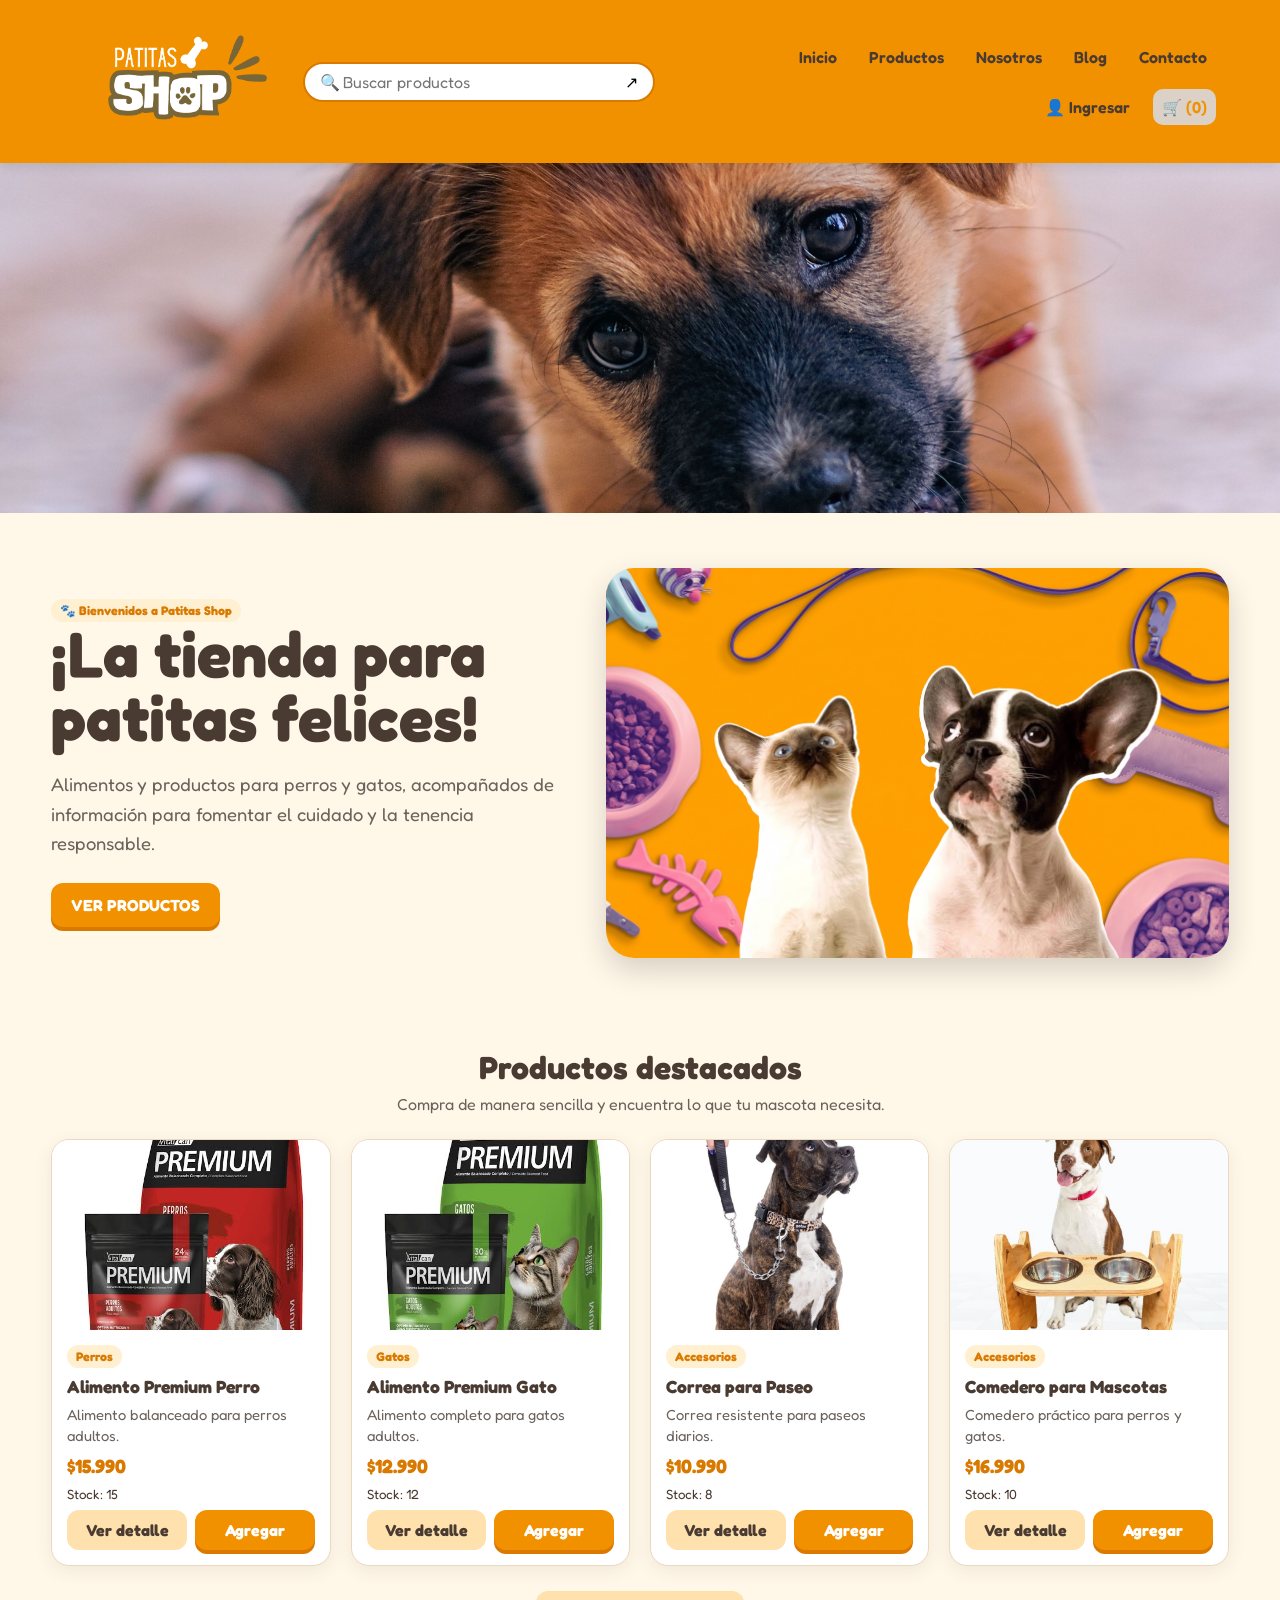
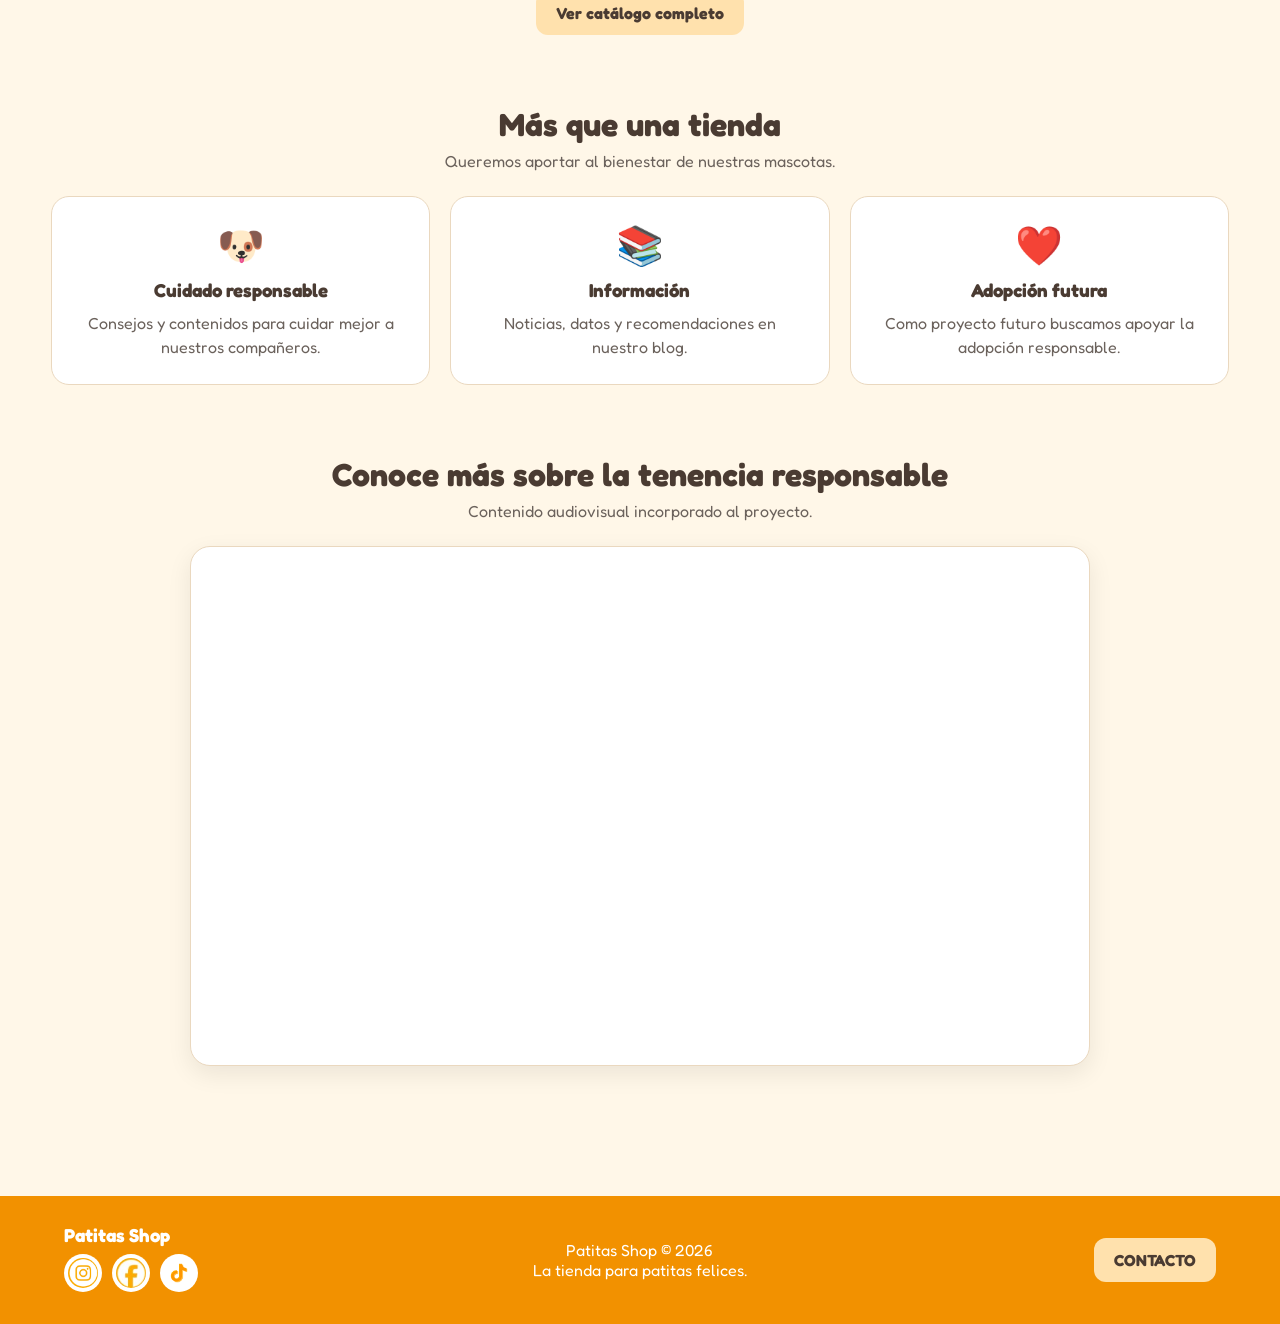
<file: index.html>
<!DOCTYPE html>
<html lang="es">
<head>
  <meta charset="UTF-8">
  <meta name="viewport" content="width=device-width, initial-scale=1.0">
  <meta name="description" content="Patitas Shop: alimentos y productos para perros y gatos.">
  <title>Patitas Shop | Inicio</title>
  <link rel="stylesheet" href="css/estilos.css">
  <link href="https://fonts.googleapis.com/css2?family=Fredoka:wght@500;600;700&display=swap" rel="stylesheet">
</head>
<body>
<header class="navbar">
  <a href="index.html" aria-label="Ir al inicio"><img src="img/patitashop2.png" alt="Logo Patitas Shop" class="logo-img"></a>
  <div class="search-bar"><span class="search-icon">🔍</span><input id="busqueda-home" type="search" placeholder="Buscar productos" aria-label="Buscar productos"><button class="clear-btn" type="button" onclick="location.href='productos.html'">↗</button></div>
  <nav class="nav-links" aria-label="Navegación principal"><a href="index.html">Inicio</a><a href="productos.html">Productos</a><a href="nosotros.html">Nosotros</a><a href="blogs.html">Blog</a><a href="contacto.html">Contacto</a><a href="login.html">👤 Ingresar</a><a class="cart-link" href="carrito.html">🛒 (<span class="cart-count">0</span>)</a></nav>
</header>
<section class="banner">
    <img id="imagen-central"
         src="img/banner-perritos.jpg"
         alt="Productos para mascotas">
</section>
<main>
<section class="hero">
  <div class="hero-text">
    <span class="category-tag">🐾 Bienvenidos a Patitas Shop</span>
    <h1>¡La tienda para patitas felices!</h1>
    <p>Alimentos y productos para perros y gatos, acompañados de información para fomentar el cuidado y la tenencia responsable.</p>
    <a class="btn btn-orange" href="productos.html">VER PRODUCTOS</a>
  </div>
  <div class="hero-image">
    <img src="img/shopproduct.jpg" alt="Perros, gatos y productos para mascotas">
  </div>
</section>
<section class="section">
  <div class="section-title">
    <h2>Productos destacados</h2>
    <p>Compra de manera sencilla y encuentra lo que tu mascota necesita.</p>
  </div>
  <div id="productos-container" class="products-grid"></div>
  <div style="text-align:center;margin-top:25px">
    <a class="btn btn-light" href="productos.html">Ver catálogo completo</a>
  </div>
</section>
<section class="section">
  <div class="section-title">
    <h2>Más que una tienda</h2>
    <p>Queremos aportar al bienestar de nuestras mascotas.</p>
  </div>
  <div class="info-grid">
    <article class="info-card">
      <div class="icon-big">🐶</div>
      <h3>Cuidado responsable</h3>
      <p>Consejos y contenidos para cuidar mejor a nuestros compañeros.</p>
    </article>
    <article class="info-card">
      <div class="icon-big">📚</div>
      <h3>Información</h3>
      <p>Noticias, datos y recomendaciones en nuestro blog.</p>
    </article>
    <article class="info-card">
      <div class="icon-big">❤️</div>
      <h3>Adopción futura</h3>
      <p>Como proyecto futuro buscamos apoyar la adopción responsable.</p>
    </article>
  </div>

</section>

<section class="section">

  <div class="section-title">
    <h2>Conoce más sobre la tenencia responsable</h2>
    <p>Contenido audiovisual incorporado al proyecto.</p>
  </div>

  <div class="video-box">
    <iframe
        src="https://www.youtube.com/embed/sRyaQgwPR4k"
        title="Tenencia responsable de mascotas y salud"
        allow="accelerometer; autoplay; clipboard-write; encrypted-media; gyroscope; picture-in-picture; web-share"
        allowfullscreen>
    </iframe>
  </div>

</section>

</main>

<footer class="footer">
  <div><h3>Patitas Shop</h3>
    <div class="social-icons">
      <a href="https://www.instagram.com/" target="_blank" rel="noopener">
        <img src="img/logoinsta.jpg" alt="Instagram"></a>
        <a href="https://www.facebook.com/" target="_blank" rel="noopener">
        <img src="img/logoface.jpg" alt="Facebook"></a>
        <a href="https://www.tiktok.com/" target="_blank" rel="noopener">
        <img src="img/logotiktok.png" alt="TikTok"></a>
      </div>
    </div>
        <div class="footer-center">
          <p>Patitas Shop © 2026</p>
          <p>La tienda para patitas felices.</p>
        </div>
        <div class="footer-right">
          <a class="btn btn-light" href="contacto.html">CONTACTO</a>
        </div>
      </footer>
<script src="js/app.js"></script>
</body>
</html>
</file>
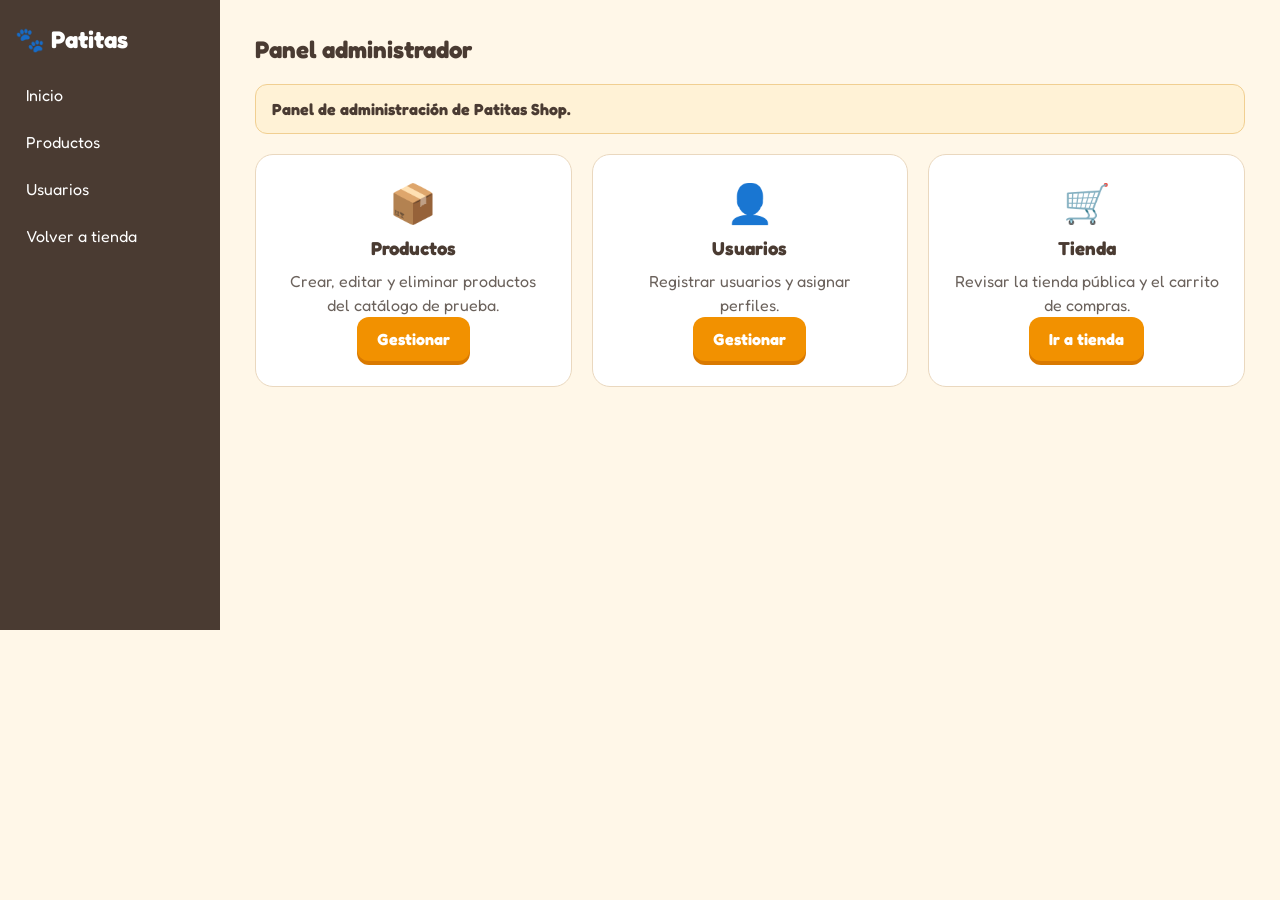
<file: admin/index.html>
<!DOCTYPE html>
<html lang="es">
    <head>
        <meta charset="UTF-8">
        <meta name="viewport" content="width=device-width, initial-scale=1.0">
        <title>Patitas Shop | Administrador</title>
        <link rel="stylesheet" href="../css/estilos.css">
        <link href="https://fonts.googleapis.com/css2?family=Fredoka:wght@500;600;700&display=swap" rel="stylesheet">
    </head>
    <body>
        <div class="admin-layout">
            <aside class="admin-menu">
                <h2>🐾 Patitas</h2>
                <a href="index.html">Inicio</a>
                <a href="producto.html">Productos</a>
                <a href="usuario.html">Usuarios</a>
                <a href="../index.html">Volver a tienda</a>
            </aside>
            <section class="admin-content">
                <h1>Panel administrador</h1>
                <div class="notice" style="margin-top:20px">
                    <strong>Panel de administración de Patitas Shop.</strong>                </div>
                <div class="info-grid">
                    <article class="info-card">
                        <div class="icon-big">📦</div>
                        <h3>Productos</h3>
                        <p>Crear, editar y eliminar productos del catálogo de prueba.</p>
                        <a class="btn btn-orange" href="producto.html">Gestionar</a>
                    </article>
                    <article class="info-card">
                        <div class="icon-big">👤</div>
                        <h3>Usuarios</h3>
                        <p>Registrar usuarios y asignar perfiles.</p>
                        <a class="btn btn-orange" href="usuario.html">Gestionar</a>
                    </article>
                    <article class="info-card">
                        <div class="icon-big">🛒</div>
                        <h3>Tienda</h3>
                        <p>Revisar la tienda pública y el carrito de compras.</p>
                        <a class="btn btn-orange" href="../index.html">Ir a tienda</a>
                    </article>
                </div>
            </section>
        </div>
        <script src="../js/app.js"></script>
    </body>
</html>
</file>
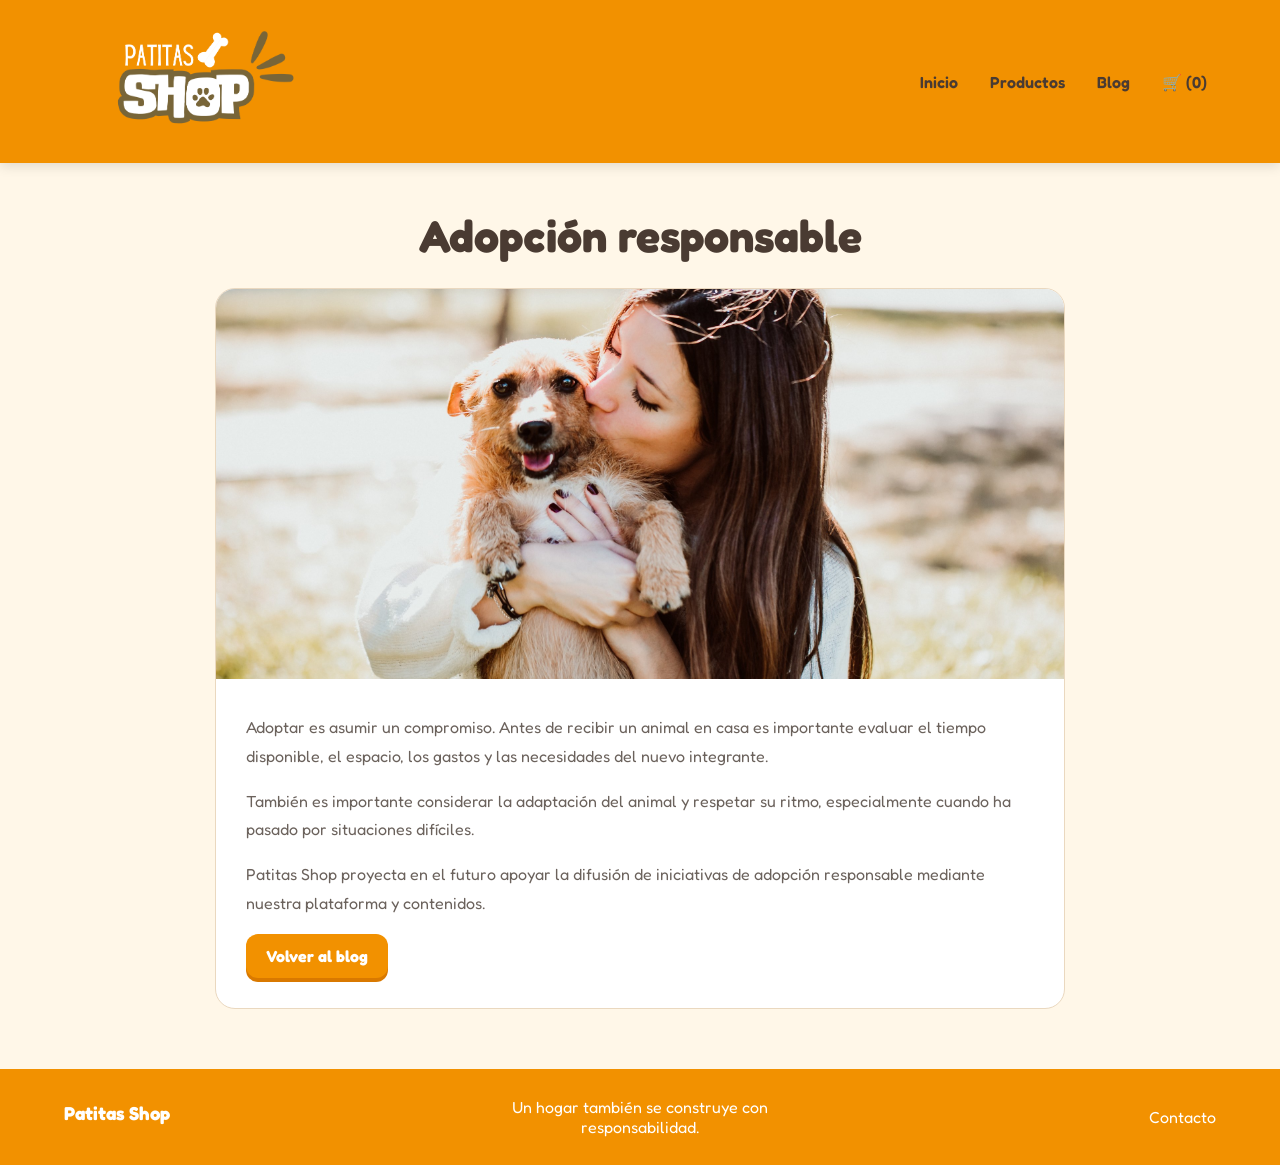
<file: blog-adopcion.html>
<!DOCTYPE html>
<html lang="es">
    <head><meta charset="UTF-8">
        <meta name="viewport" content="width=device-width, initial-scale=1.0">
        <title>Patitas Shop | Adopción responsable</title>
        <link rel="stylesheet" href="css/estilos.css">
        <link href="https://fonts.googleapis.com/css2?family=Fredoka:wght@500;600;700&display=swap" rel="stylesheet">
    </head>
    <body>
        <header class="navbar">
            <a href="index.html">
                <img src="img/patitashop2.png" alt="Patitas Shop" class="logo-img">
            </a>
            <nav class="nav-links">
                <a href="index.html">Inicio</a>
                <a href="productos.html">Productos</a>
                <a href="blogs.html">Blog</a>
                <a href="carrito.html">🛒 (<span class="cart-count">0</span>)</a>
            </nav>
        </header>
        <main>
            <section class="page-header">
                <h1>Adopción responsable</h1>
            </section>
            <article class="detail-blog">
                <img src="img/adopcion-responsable.jpeg" alt="Perro">
                <div class="detail-blog-content">
                    <p>Adoptar es asumir un compromiso. Antes de recibir un animal en casa es importante evaluar el tiempo disponible, el espacio, los gastos y las necesidades del nuevo integrante.</p>
                    <p>También es importante considerar la adaptación del animal y respetar su ritmo, especialmente cuando ha pasado por situaciones difíciles.</p>
                    <p>Patitas Shop proyecta en el futuro apoyar la difusión de iniciativas de adopción responsable mediante nuestra plataforma y contenidos.</p>
                    <a class="btn btn-orange" href="blogs.html">Volver al blog</a>
                </div>
            </article>
        </main>
        <footer class="footer">
            <div>
                <h3>Patitas Shop</h3>
            </div>
            <div class="footer-center">
                Un hogar también se construye con responsabilidad.
            </div>
            <div class="footer-right">
                <a href="contacto.html">Contacto</a>
            </div>
        </footer>
        <script src="js/app.js"></script>
    </body>
</html>
</file>
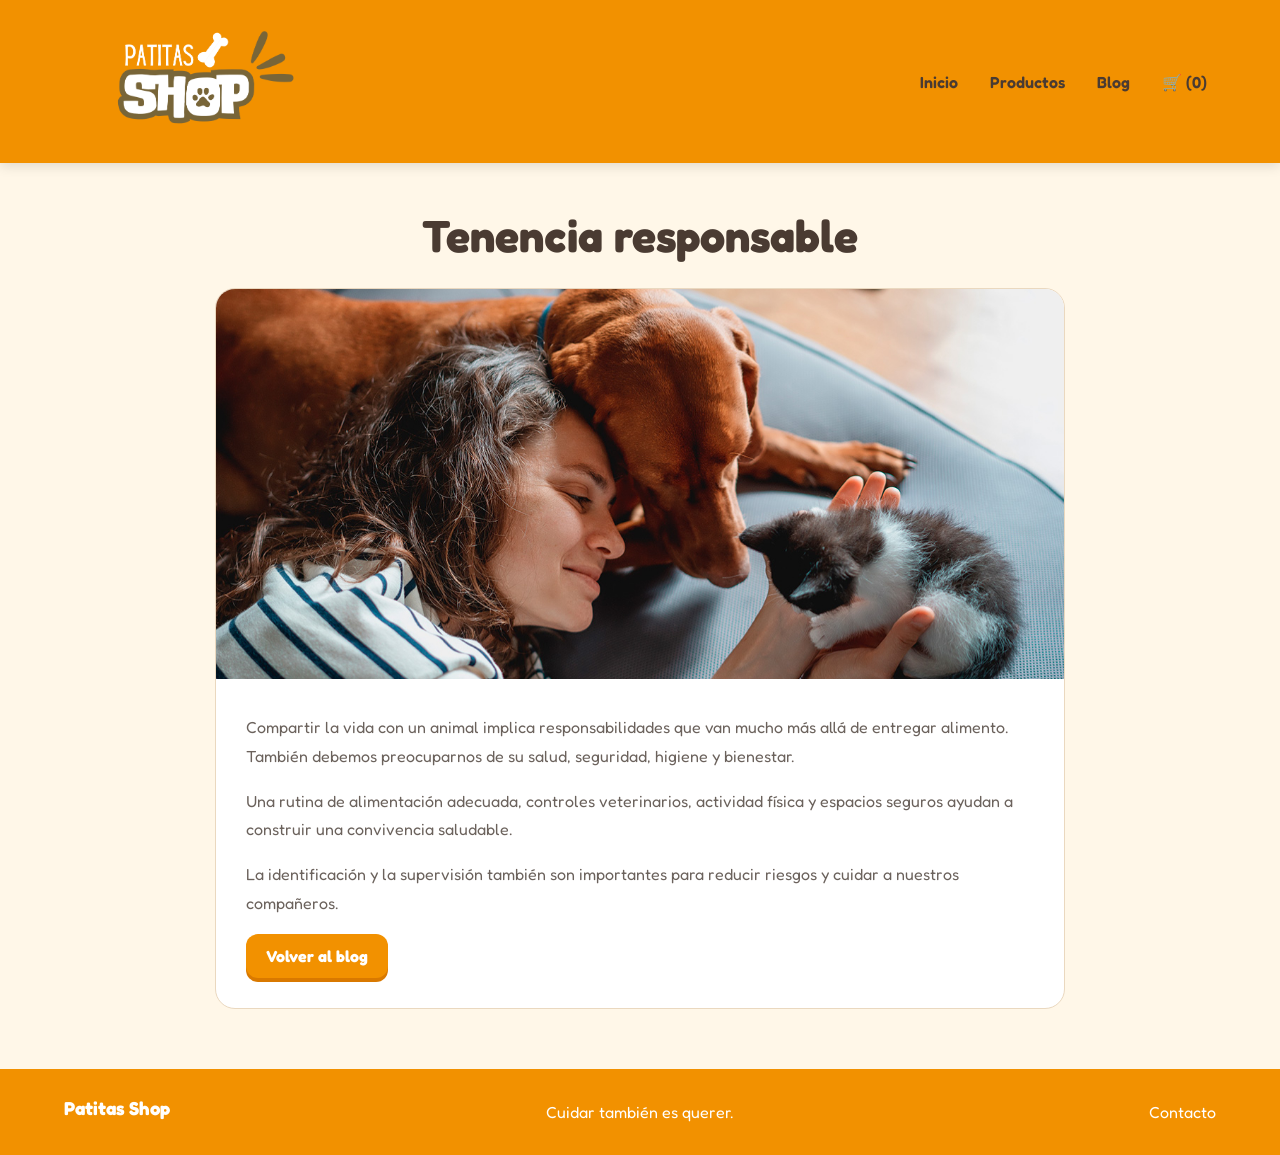
<file: blog-tenencia.html>
<!DOCTYPE html>
<html lang="es">
    <head>
        <meta charset="UTF-8">
        <meta name="viewport" content="width=device-width, initial-scale=1.0">
        <title>Patitas Shop | Tenencia responsable</title>
        <link rel="stylesheet" href="css/estilos.css">
        <link href="https://fonts.googleapis.com/css2?family=Fredoka:wght@500;600;700&display=swap" rel="stylesheet">
    </head>
    <body>
        <header class="navbar">
            <a href="index.html">
                <img src="img/patitashop2.png" alt="Patitas Shop" class="logo-img">
            </a>
            <nav class="nav-links">
                <a href="index.html">Inicio</a>
                <a href="productos.html">Productos</a>
                <a href="blogs.html">Blog</a>
                <a href="carrito.html">🛒 (<span class="cart-count">0</span>)</a>
            </nav>
        </header>
        <main>
            <section class="page-header">
                <h1>Tenencia responsable</h1>
            </section>
            <article class="detail-blog">
                <img src="img/tenencia-responsable.jpg" alt="Perro y gato">
                <div class="detail-blog-content">
                    <p>Compartir la vida con un animal implica responsabilidades que van mucho más allá de entregar alimento. También debemos preocuparnos de su salud, seguridad, higiene y bienestar.</p>
                    <p>Una rutina de alimentación adecuada, controles veterinarios, actividad física y espacios seguros ayudan a construir una convivencia saludable.</p>
                    <p>La identificación y la supervisión también son importantes para reducir riesgos y cuidar a nuestros compañeros.</p>
                    <a class="btn btn-orange" href="blogs.html">Volver al blog</a>
                </div>
            </article>
        </main>
        <footer class="footer">
            <div>
                <h3>Patitas Shop</h3>
            </div>
            <div class="footer-center">
                Cuidar también es querer.
            </div>
            <div class="footer-right">
                <a href="contacto.html">Contacto</a>
            </div>
        </footer>
        <script src="js/app.js"></script>
    </body>
</html>
</file>
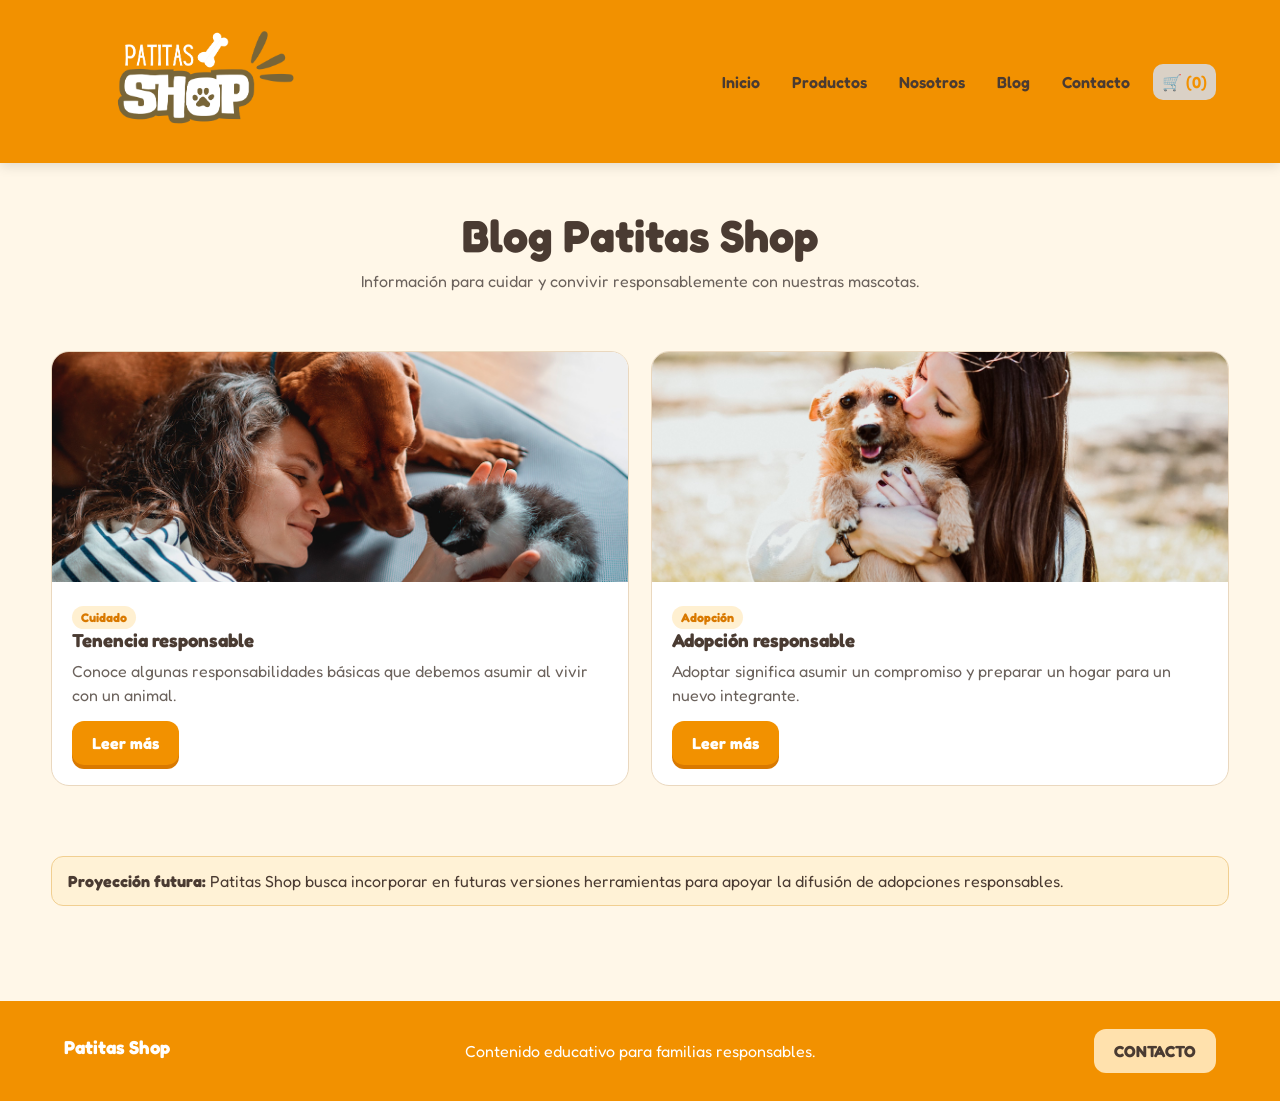
<file: blogs.html>
<!DOCTYPE html>
<html lang="es">
    <head>
        <meta charset="UTF-8">
        <meta name="viewport" content="width=device-width, initial-scale=1.0">
        <title>Patitas Shop | Blog</title>
        <link rel="stylesheet" href="css/estilos.css">
        <link href="https://fonts.googleapis.com/css2?family=Fredoka:wght@500;600;700&display=swap" rel="stylesheet">
    </head>
    <body>
        <header class="navbar">
            <a href="index.html">
                <img src="img/patitashop2.png" alt="Logo Patitas Shop" class="logo-img">
            </a>
            <nav class="nav-links">
                <a href="index.html">Inicio</a>
                <a href="productos.html">Productos</a>
                <a href="nosotros.html">Nosotros</a>
                <a href="blogs.html">Blog</a>
                <a href="contacto.html">Contacto</a>
                <a class="cart-link" href="carrito.html">🛒 (<span class="cart-count">0</span>)</a>
            </nav>
        </header>
        <main>
            <section class="page-header">
                <h1>Blog Patitas Shop</h1>
                <p>Información para cuidar y convivir responsablemente con nuestras mascotas.</p>
            </section>
            <section class="section">
                <div class="blog-grid">
                    <article class="blog-card">
                        <img src="img/tenencia-responsable.jpg" alt="Perro y gato juntos">
                        <div class="blog-content">
                            <span class="category-tag">Cuidado</span>
                            <h3>Tenencia responsable</h3>
                            <p>Conoce algunas responsabilidades básicas que debemos asumir al vivir con un animal.</p>
                            <a class="btn btn-orange" href="blog-tenencia.html">Leer más</a>
                        </div>
                    </article>
                    <article class="blog-card">
                        <img src="img/adopcion-responsable.jpeg" alt="Perro">
                        <div class="blog-content">
                            <span class="category-tag">Adopción</span>
                            <h3>Adopción responsable</h3>
                            <p>Adoptar significa asumir un compromiso y preparar un hogar para un nuevo integrante.</p>
                            <a class="btn btn-orange" href="blog-adopcion.html">Leer más</a>
                        </div>
                    </article>
                </div>
            </section>
            <section class="section">
                <div class="notice">
                    <strong>Proyección futura:</strong> Patitas Shop busca incorporar en futuras versiones herramientas para apoyar la difusión de adopciones responsables.
                </div>
            </section>
        </main>
        <footer class="footer">
            <div>
                <h3>Patitas Shop</h3>
            </div>
            <div class="footer-center">
                Contenido educativo para familias responsables.
            </div>
            <div class="footer-right">
                <a class="btn btn-light" href="contacto.html">CONTACTO</a>
            </div>
        </footer>
        <script src="js/app.js"></script>
    </body>
</html>
</file>
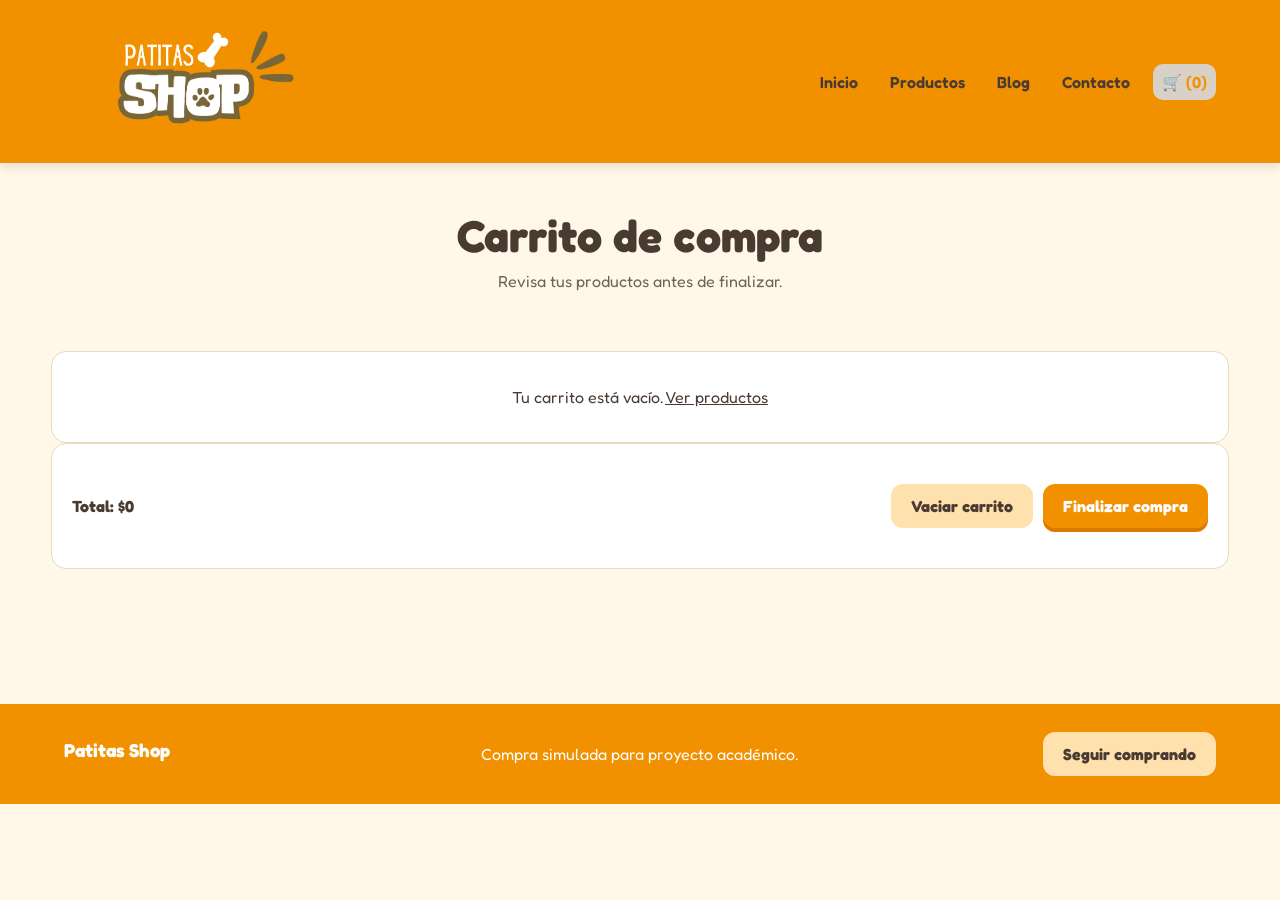
<file: carrito.html>
<!DOCTYPE html>
<html lang="es">
    <head>
        <meta charset="UTF-8">
        <meta name="viewport" content="width=device-width, initial-scale=1.0">
        <title>Patitas Shop | Carrito</title>
        <link rel="stylesheet" href="css/estilos.css">
        <link href="https://fonts.googleapis.com/css2?family=Fredoka:wght@500;600;700&display=swap" rel="stylesheet">
    </head>
    <body>
        <header class="navbar">
            <a href="index.html">
                <img src="img/patitashop2.png" alt="Logo Patitas Shop" class="logo-img">
            </a>
            <nav class="nav-links">
                <a href="index.html">Inicio</a>
                <a href="productos.html">Productos</a>
                <a href="blogs.html">Blog</a>
                <a href="contacto.html">Contacto</a>
                <a class="cart-link" href="carrito.html">🛒 (<span class="cart-count">0</span>)</a>
            </nav>
        </header>
        <main>
            <section class="page-header">
                <h1>Carrito de compra</h1>
                <p>Revisa tus productos antes de finalizar.</p>
            </section>
            <section class="section">
                <div id="carrito-container"></div>
                <div class="cart-summary">
                    <strong>Total: <span id="carrito-total">$0</span></strong>
                    <div class="admin-actions">
                        <button class="btn btn-light" type="button" onclick="vaciarCarrito()">Vaciar carrito</button>
                        <button class="btn btn-orange" type="button" onclick="finalizarCompra()">Finalizar compra</button>
                    </div>
                </div>
            </section>
        </main>
        <footer class="footer">
            <div>
                <h3>Patitas Shop</h3>
            </div>
            <div class="footer-center">
                Compra simulada para proyecto académico.
            </div>
            <div class="footer-right">
                <a class="btn btn-light" href="productos.html">Seguir comprando</a>
            </div>
        </footer>
        <script src="js/app.js"></script>
    </body>
</html>
</file>
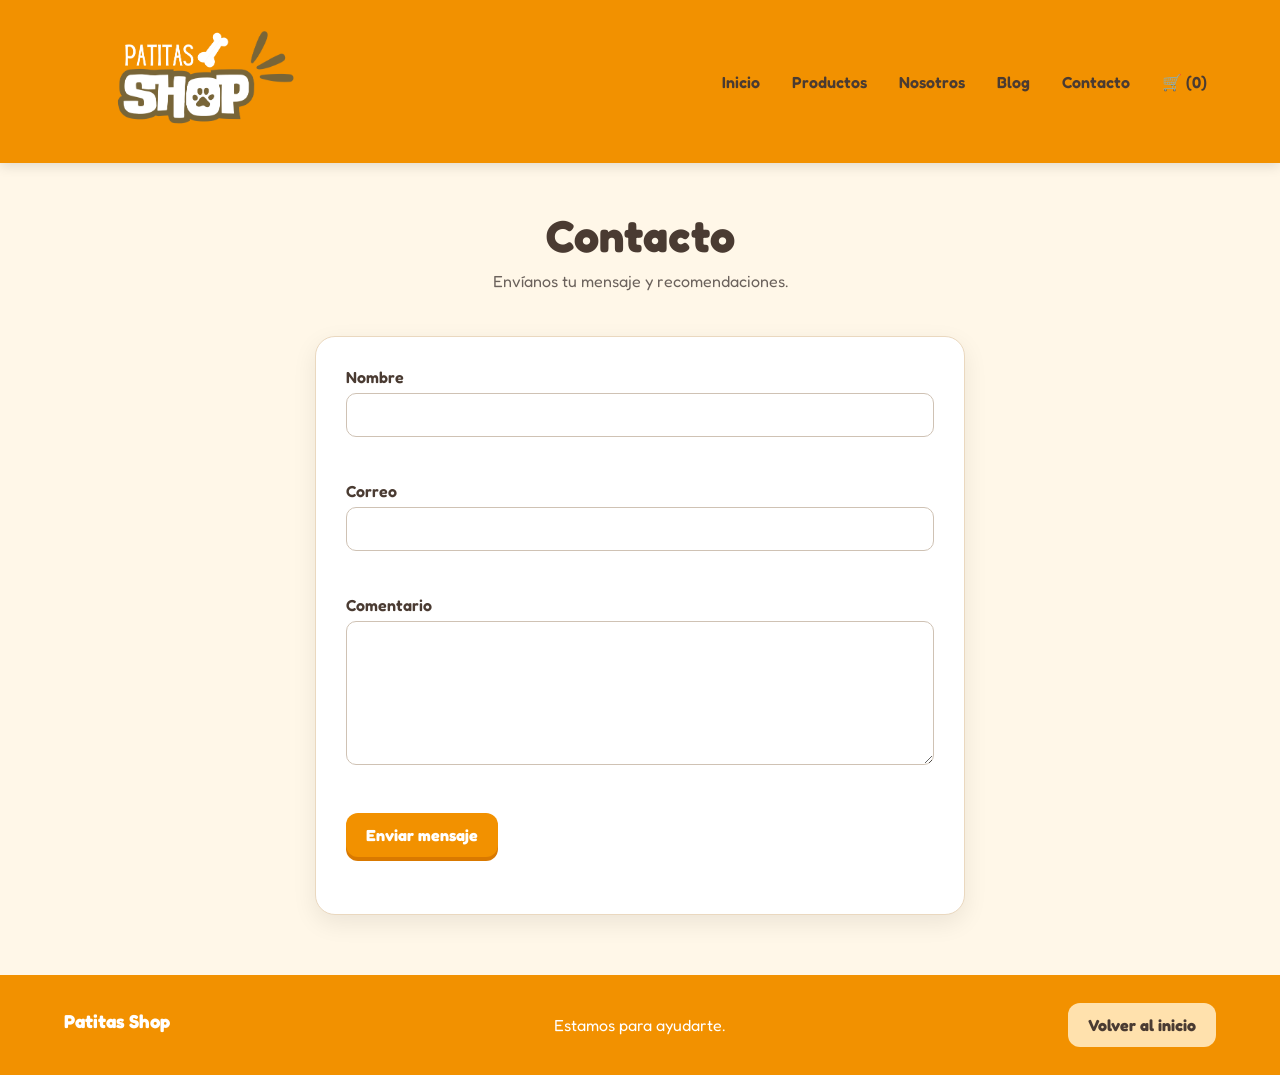
<file: contacto.html>
<!DOCTYPE html>
<html lang="es">
    <head>
        <meta charset="UTF-8">
        <meta name="viewport" content="width=device-width, initial-scale=1.0">
        <title>Patitas Shop | Contacto</title>
        <link rel="stylesheet" href="css/estilos.css">
        <link href="https://fonts.googleapis.com/css2?family=Fredoka:wght@500;600;700&display=swap" rel="stylesheet">
    </head>
    <body>
        <header class="navbar">
            <a href="index.html">
                <img src="img/patitashop2.png" alt="Patitas Shop" class="logo-img">
            </a>
            <nav class="nav-links">
                <a href="index.html">Inicio</a>
                <a href="productos.html">Productos</a>
                <a href="nosotros.html">Nosotros</a>
                <a href="blogs.html">Blog</a>
                <a href="contacto.html">Contacto</a>
                <a href="carrito.html">🛒 (<span class="cart-count">0</span>)</a>
            </nav>
        </header>
        <main>
            <section class="page-header">
                <h1>Contacto</h1>
                <p>Envíanos tu mensaje y recomendaciones.</p>
            </section>
            <form class="form-card" onsubmit="validarContacto(event)" autocomplete="on">
                <div class="form-group">
                    <label for="contacto-nombre">Nombre</label>
                    <input id="contacto-nombre" maxlength="100" autocomplete="name" required>
                    <div id="error-contacto-nombre" class="form-message"></div>
                </div>
                <div class="form-group">
                    <label for="contacto-correo">Correo</label>
                    <input id="contacto-correo" type="email" maxlength="100" autocomplete="email">
                    <div id="error-contacto-correo" class="form-message"></div>
                </div>
                <div class="form-group">
                    <label for="contacto-comentario">Comentario</label>
                    <textarea id="contacto-comentario" maxlength="500" rows="6" required></textarea>
                    <div id="error-contacto-comentario" class="form-message"></div>
                </div>
                <button class="btn btn-orange" type="submit">Enviar mensaje</button>
                <div id="resultado-contacto" class="form-message"></div>
            </form>
        </main>
        <footer class="footer">
            <div>
                <h3>Patitas Shop</h3>
            </div>
            <div class="footer-center">
                Estamos para ayudarte.
            </div>
            <div class="footer-right">
                <a class="btn btn-light" href="index.html">Volver al inicio</a>
            </div>
        </footer>
        <script src="js/app.js"></script>
    </body>
</html>
</file>
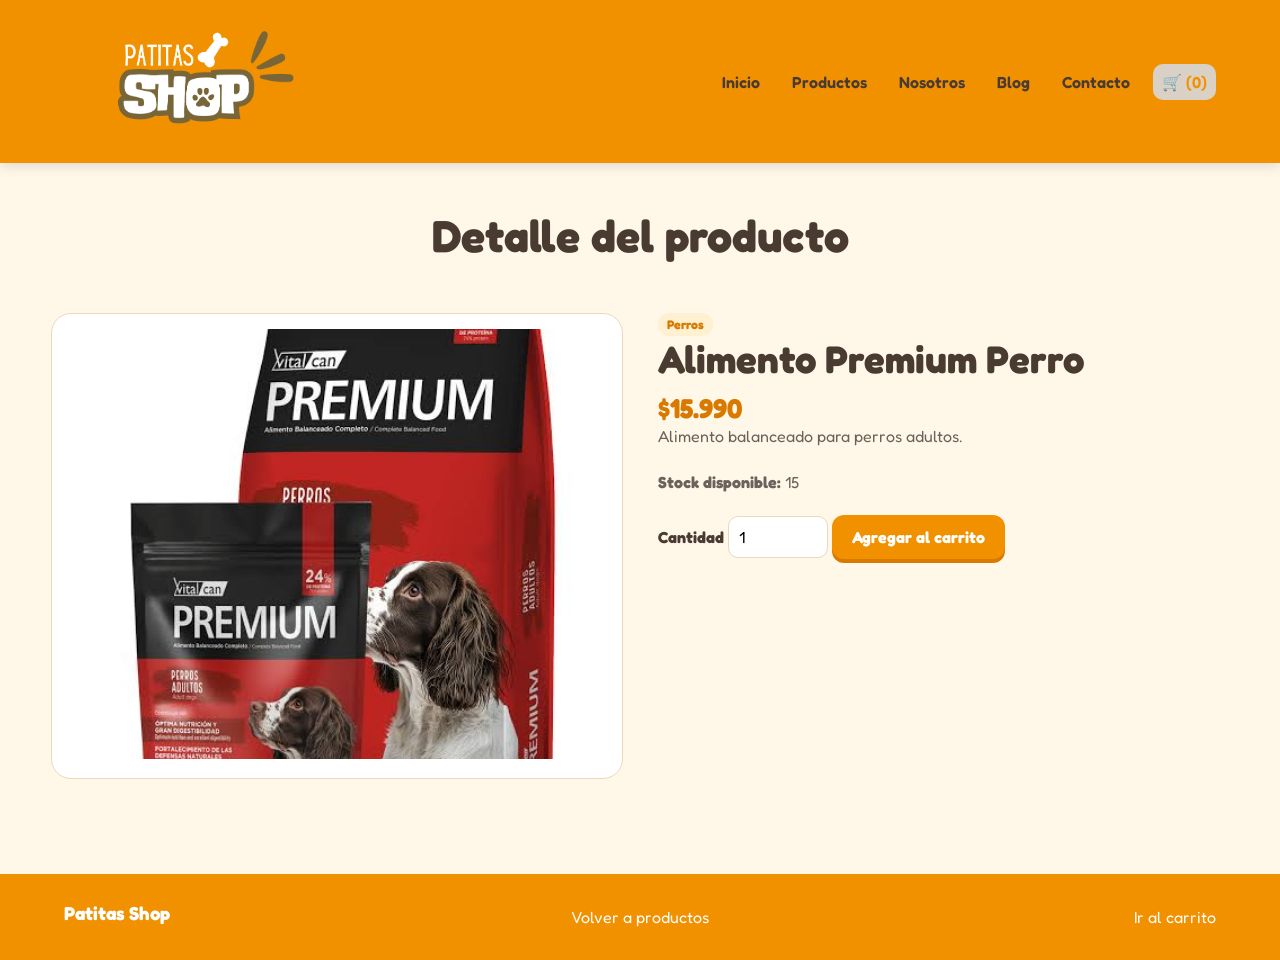
<file: detalle-producto.html>
<!DOCTYPE html>
<html lang="es">
    <head>
        <meta charset="UTF-8">
        <meta name="viewport" content="width=device-width, initial-scale=1.0">
        <title>Patitas Shop | Detalle producto</title>
        <link rel="stylesheet" href="css/estilos.css">
        <link href="https://fonts.googleapis.com/css2?family=Fredoka:wght@500;600;700&display=swap" rel="stylesheet">
    </head>
    <body>
        <header class="navbar">
            <a href="index.html">
                <img src="img/patitashop2.png" alt="Patitas Shop" class="logo-img">
            </a>
            <nav class="nav-links">
                <a href="index.html">Inicio</a>
                <a href="productos.html">Productos</a>
                <a href="nosotros.html">Nosotros</a>
                <a href="blogs.html">Blog</a>
                <a href="contacto.html">Contacto</a>
                <a class="cart-link" href="carrito.html">🛒 (<span class="cart-count">0</span>)</a>
            </nav>
        </header>
        <main>
            <section class="page-header">
                <h1>Detalle del producto</h1>
            </section>
            <section id="detalle-producto" class="detail"></section>
        </main>
        <footer class="footer">
            <div>
                <h3>Patitas Shop</h3>
            </div>
            <div class="footer-center">
                <a href="productos.html">Volver a productos</a>
            </div>
            <div class="footer-right">
                <a href="carrito.html">Ir al carrito</a>
            </div>
        </footer>
        <script src="js/app.js"></script>
    </body>
</html>
</file>
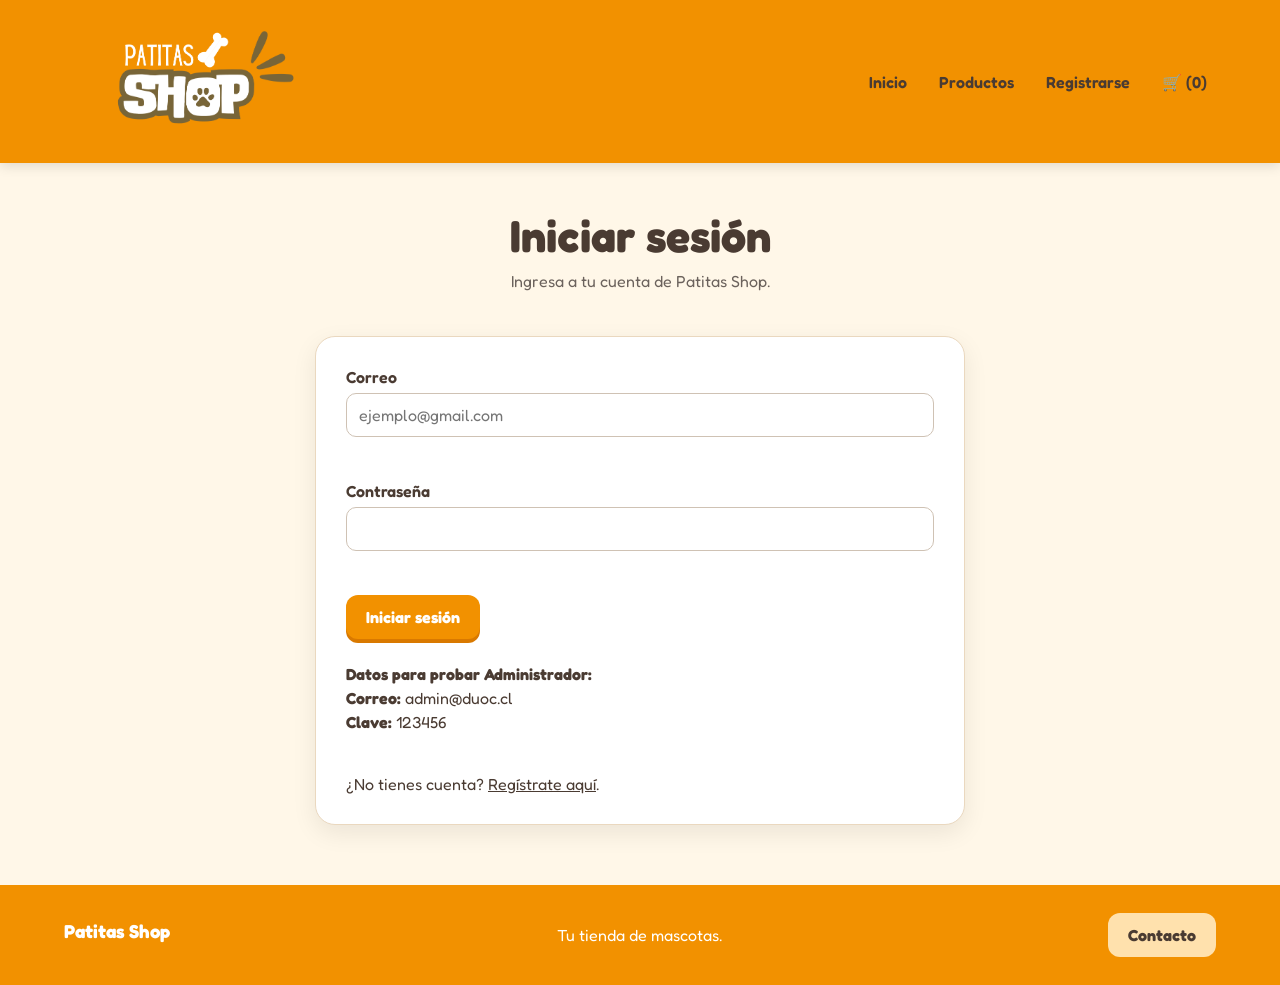
<file: login.html>
<!DOCTYPE html>
<html lang="es">
    <head>
        <meta charset="UTF-8">
        <meta name="viewport" content="width=device-width, initial-scale=1.0">
        <title>Patitas Shop | Iniciar sesión</title>
        <link rel="stylesheet" href="css/estilos.css">
        <link href="https://fonts.googleapis.com/css2?family=Fredoka:wght@500;600;700&display=swap" rel="stylesheet">
    </head>
    <body>
        <header class="navbar">
            <a href="index.html">
                <img src="img/patitashop2.png" alt="Patitas Shop" class="logo-img">
            </a>
            <nav class="nav-links">
                <a href="index.html">Inicio</a>
                <a href="productos.html">Productos</a>
                <a href="registro.html">Registrarse</a>
                <a href="carrito.html">🛒 (<span class="cart-count">0</span>)</a>
            </nav>
        </header>
        <main>
            <section class="page-header">
                <h1>Iniciar sesión</h1>
                <p>Ingresa a tu cuenta de Patitas Shop.</p>
            </section>
            <form class="form-card" onsubmit="validarLogin(event)" autocomplete="on">
                <div class="form-group">
                    <label for="login-correo">Correo</label>
                    <input id="login-correo" type="email" maxlength="100" autocomplete="email" required placeholder="ejemplo@gmail.com">
                    <div id="error-login-correo" class="form-message"></div>
                </div>
                <div class="form-group">
                    <label for="login-clave">Contraseña</label>
                    <input id="login-clave" type="password" minlength="4" maxlength="10" autocomplete="current-password" required>
                    <div id="error-login-clave" class="form-message"></div>
                </div>
                <button class="btn btn-orange" type="submit">Iniciar sesión</button>
                <div class="datos-prueba">
                    <strong>Datos para probar Administrador:</strong>
                     <p><b>Correo:</b> admin@duoc.cl</p>
                     <p><b>Clave:</b> 123456</p>
                </div>
                <div id="resultado-login" class="form-message"></div>
                <p style="margin-top:15px">¿No tienes cuenta? <a href="registro.html">Regístrate aquí</a>.</p>
            </form>
        </main>
        <footer class="footer">
            <div>
                <h3>Patitas Shop</h3>
            </div>
            <div class="footer-center">
                Tu tienda de mascotas.
            </div>
            <div class="footer-right">
                <a class="btn btn-light" href="contacto.html">Contacto</a>
            </div>
        </footer>
        <script src="js/app.js"></script>
    </body>
</html>
</file>
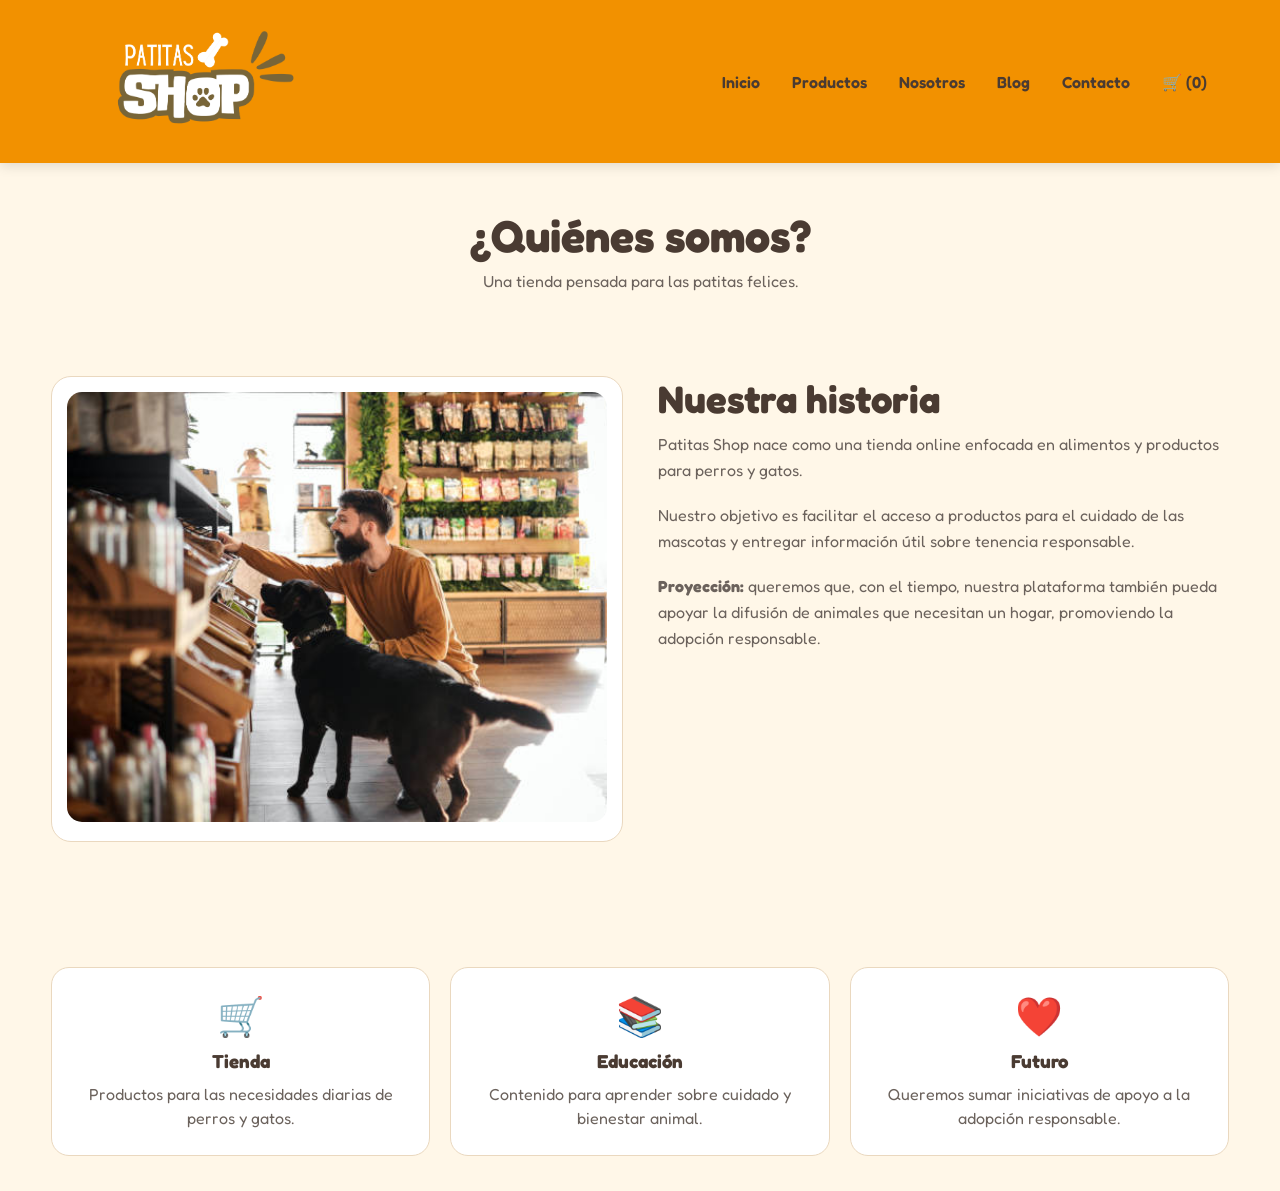
<file: nosotros.html>
<!DOCTYPE html>
<html lang="es">
    <head>
        <meta charset="UTF-8">
        <meta name="viewport" content="width=device-width, initial-scale=1.0">
        <title>Patitas Shop | Nosotros</title>
        <link rel="stylesheet" href="css/estilos.css">
        <link href="https://fonts.googleapis.com/css2?family=Fredoka:wght@500;600;700&display=swap" rel="stylesheet">
    </head>
    <body>
        <header class="navbar">
            <a href="index.html">
                <img src="img/patitashop2.png" alt="Patitas Shop" class="logo-img">
            </a>
            <nav class="nav-links">
                <a href="index.html">Inicio</a>
                <a href="productos.html">Productos</a>
                <a href="nosotros.html">Nosotros</a>
                <a href="blogs.html">Blog</a>
                <a href="contacto.html">Contacto</a>
                <a href="carrito.html">🛒 (<span class="cart-count">0</span>)</a>
            </nav>
        </header>
        <main>
            <section class="page-header">
                <h1>¿Quiénes somos?</h1>
                <p>Una tienda pensada para las patitas felices.</p>
            </section>
            <section class="section">
                <div class="detail">
                    <div class="detail-image">
                        <img src="img/nosotros-tienda.jpg" alt="Mascotas y productos Patitas Shop">
                    </div>
                    <div class="detail-info">
                        <h1>Nuestra historia</h1>
                        <p>Patitas Shop nace como una tienda online enfocada en alimentos y productos para perros y gatos.</p>
                        <p>Nuestro objetivo es facilitar el acceso a productos para el cuidado de las mascotas y entregar información útil sobre tenencia responsable.</p>
                        <p>
                            <strong>Proyección:</strong>
                             queremos que, con el tiempo, nuestra plataforma también pueda apoyar la difusión de animales que necesitan un hogar, promoviendo la adopción responsable.</p>
                    </div>
                </div>
            </section>
            <section class="section">
                <div class="info-grid">
                    <article class="info-card">
                        <div class="icon-big">🛒</div>
                        <h3>Tienda</h3>
                        <p>Productos para las necesidades diarias de perros y gatos.</p>
                    </article>
                    <article class="info-card">
                        <div class="icon-big">📚</div>
                        <h3>Educación</h3>
                        <p>Contenido para aprender sobre cuidado y bienestar animal.</p>
                    </article>
                    <article class="info-card">
                        <div class="icon-big">❤️</div>
                        <h3>Futuro</h3>
                        <p>Queremos sumar iniciativas de apoyo a la adopción responsable.</p>
                    </article>
</file>
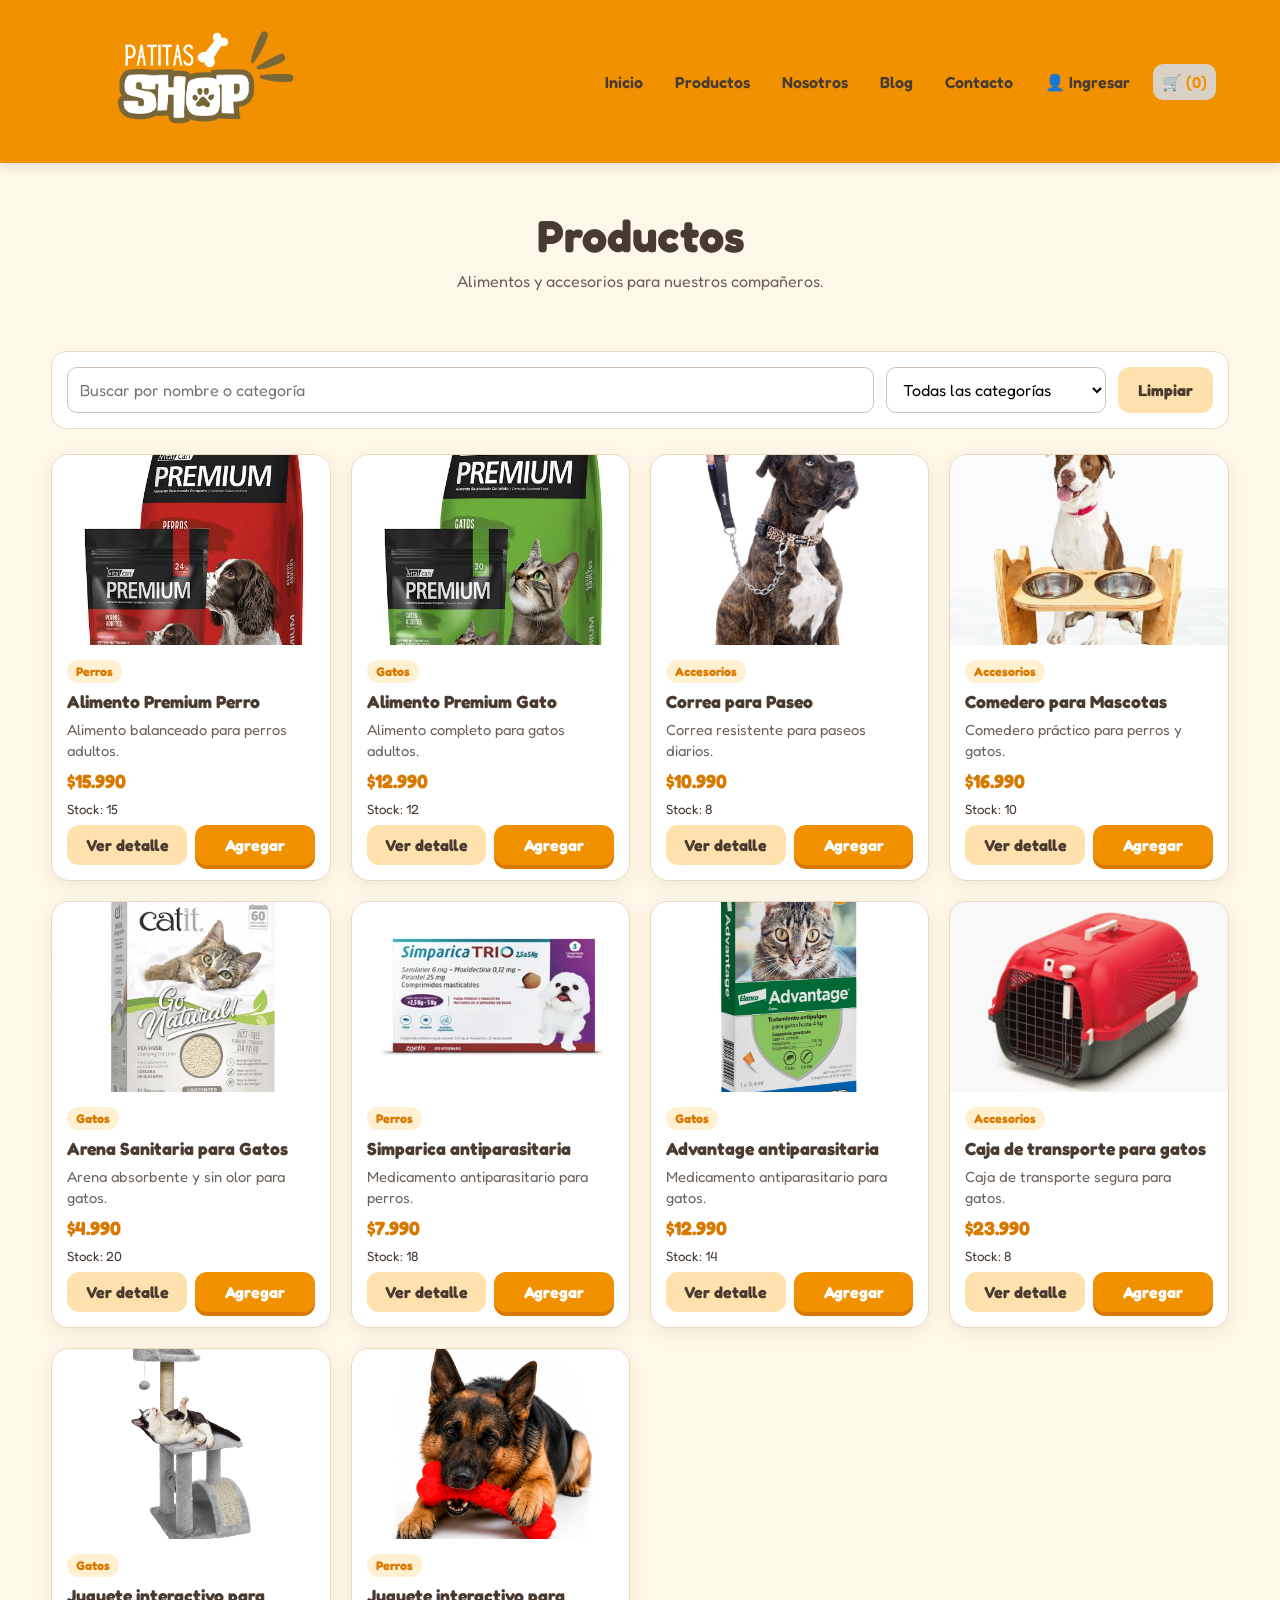
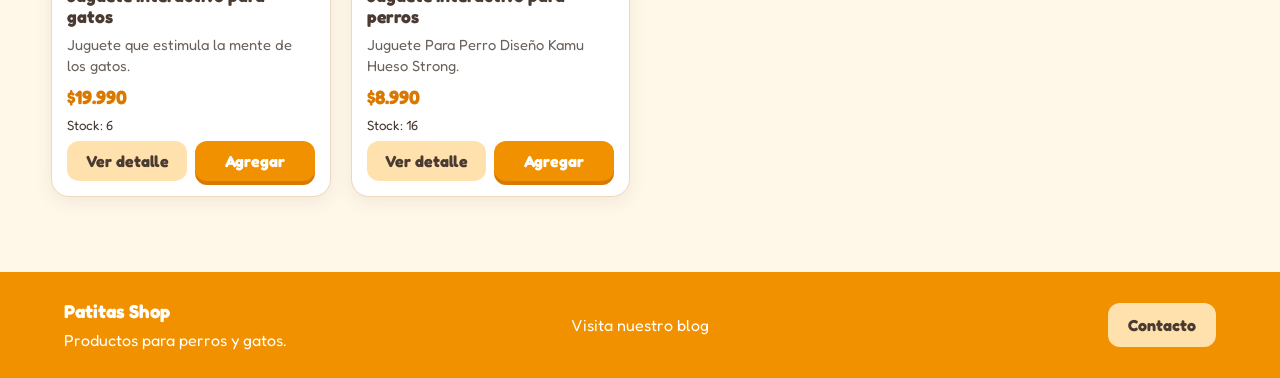
<file: productos.html>
<!DOCTYPE html>
<html lang="es">
    <head>
        <meta charset="UTF-8">
        <meta name="viewport" content="width=device-width, initial-scale=1.0">
        <title>Patitas Shop | Productos</title>
        <link rel="stylesheet" href="css/estilos.css">
        <link href="https://fonts.googleapis.com/css2?family=Fredoka:wght@500;600;700&display=swap" rel="stylesheet">
    </head>
    <body>
<header class="navbar">
    <a href="index.html">
        <img src="img/patitashop2.png" alt="Logo Patitas Shop" class="logo-img">
    </a>
    <nav class="nav-links">
        <a href="index.html">Inicio</a>
        <a href="productos.html">Productos</a>
        <a href="nosotros.html">Nosotros</a>
        <a href="blogs.html">Blog</a>
        <a href="contacto.html">Contacto</a>
        <a href="login.html">👤 Ingresar</a>
        <a class="cart-link" href="carrito.html">🛒 (<span class="cart-count">0</span>)
        </a>
    </nav>
</header>
<main>
    <section class="page-header">
        <h1>Productos</h1>
        <p>Alimentos y accesorios para nuestros compañeros.</p>
    </section>
    <section class="section">
        <div class="filter-bar">
            <input id="busqueda-productos" type="search" placeholder="Buscar por nombre o categoría" aria-label="Buscar productos">
            <select id="filtro-categoria" aria-label="Filtrar por categoría">
                <option value="Todas">Todas las categorías</option>
                <option value="Perros">Perros</option>
                <option value="Gatos">Gatos</option>
                <option value="Accesorios">Accesorios</option>
            </select>
            <button class="btn btn-light" type="button" onclick="limpiarBusqueda()">Limpiar</button>
        </div>
        <div id="productos-container" class="products-grid">
        </div>
    </section>
</main>
<footer class="footer">
    <div>
        <h3>Patitas Shop</h3>
        <p>Productos para perros y gatos.</p>
    </div>
    <div class="footer-center">
        <a href="blogs.html">Visita nuestro blog</a>
    </div>
    <div class="footer-right">
        <a class="btn btn-light" href="contacto.html">Contacto</a>
    </div>
</footer>
<script src="js/app.js"></script>
</body>
</html>
</file>
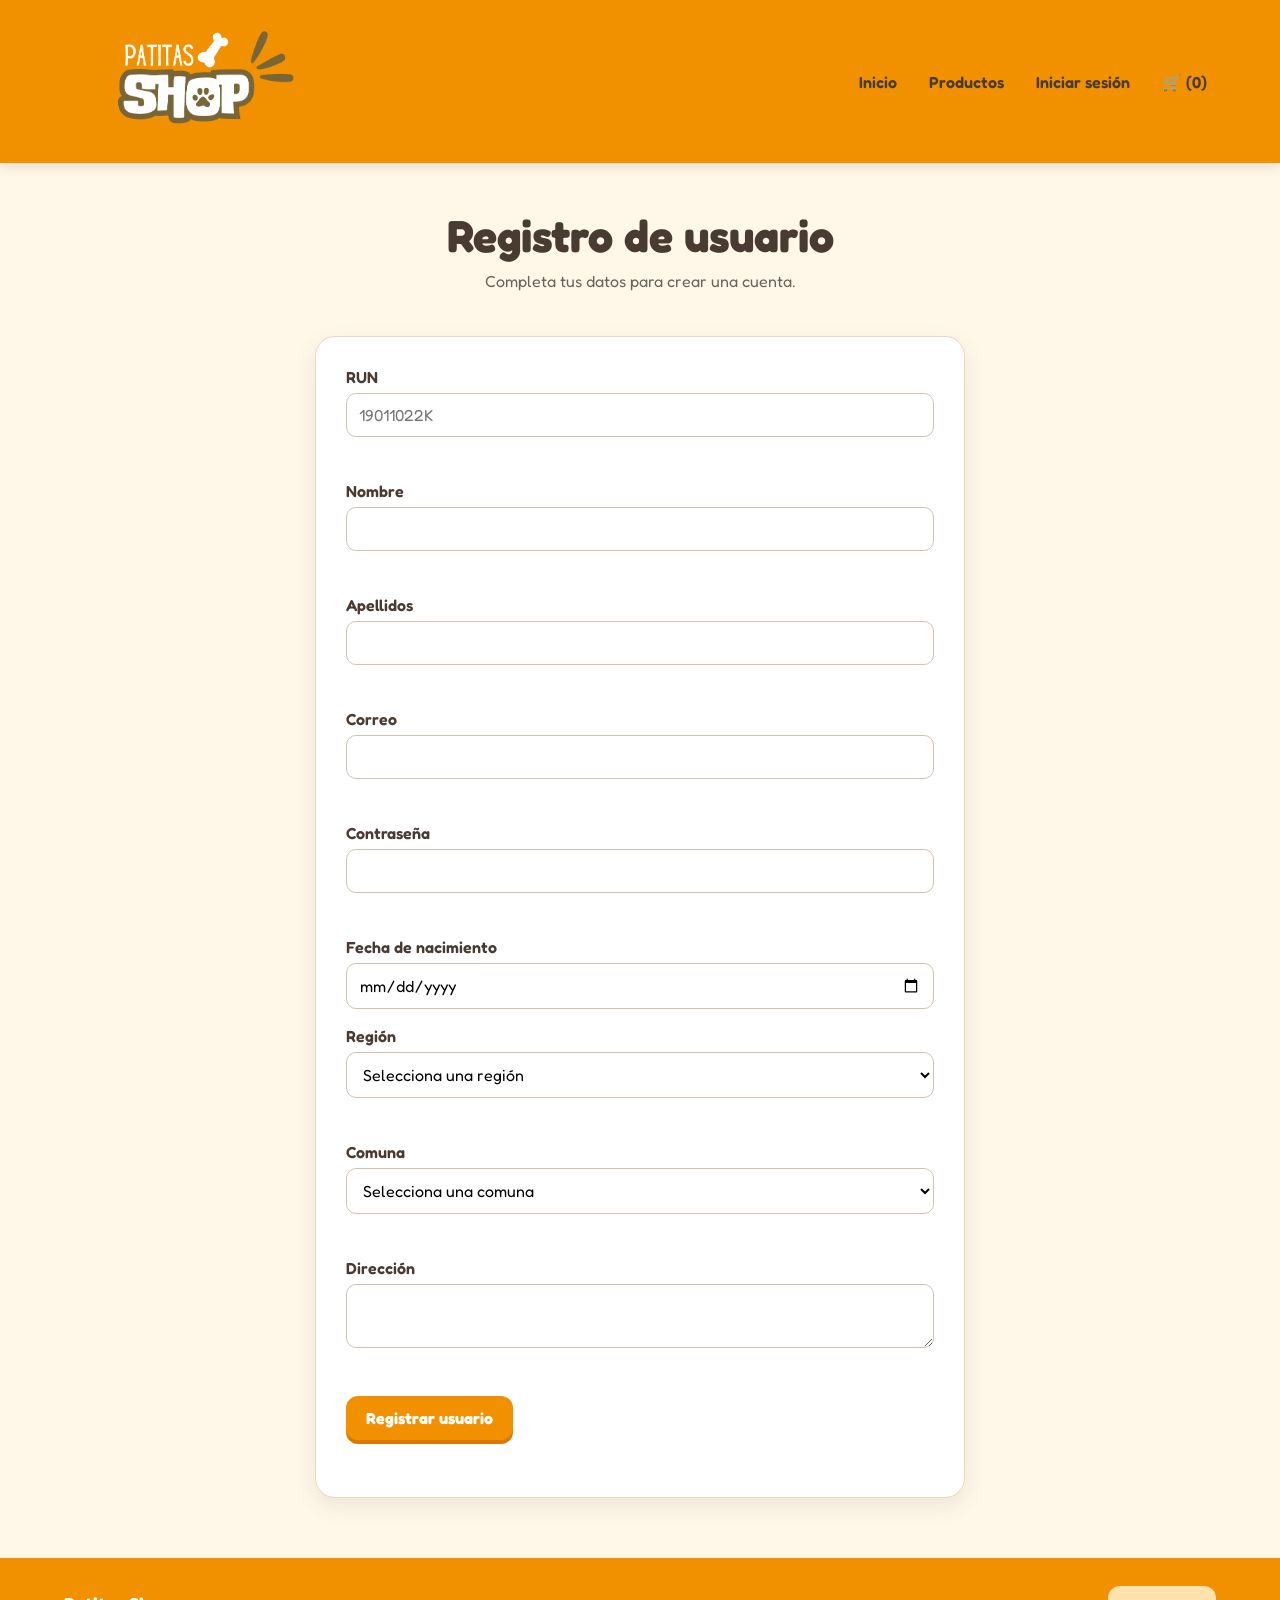
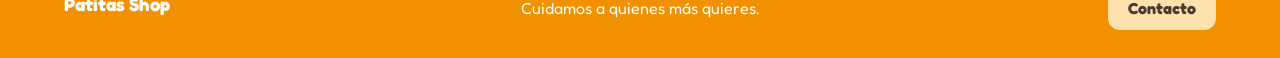
<file: registro.html>
<!DOCTYPE html>
<html lang="es">
    <head>
        <meta charset="UTF-8">
        <meta name="viewport" content="width=device-width, initial-scale=1.0">
        <title>Patitas Shop | Registro</title>
        <link rel="stylesheet" href="css/estilos.css">
        <link href="https://fonts.googleapis.com/css2?family=Fredoka:wght@500;600;700&display=swap" rel="stylesheet">
    </head>
    <body>
<header class="navbar">
    <a href="index.html">
        <img src="img/patitashop2.png" alt="Logo Patitas Shop" class="logo-img"></a>
        <nav class="nav-links">
            <a href="index.html">Inicio</a>
            <a href="productos.html">Productos</a>
            <a href="login.html">Iniciar sesión</a>
            <a href="carrito.html">🛒 (<span class="cart-count">0</span>)</a>
        </nav>
    </header>
<main>
    <section class="page-header">
        <h1>Registro de usuario</h1>
        <p>Completa tus datos para crear una cuenta.</p>
    </section><form class="form-card" onsubmit="validarRegistro(event)" autocomplete="on">
<div class="form-group">
    <label for="registro-run">RUN</label>
    <input id="registro-run" maxlength="9" autocomplete="off" placeholder="19011022K" required>
    <div id="error-registro-run" class="form-message"></div></div>
<div class="form-group">
    <label for="registro-nombre">Nombre</label>
    <input id="registro-nombre" maxlength="50" autocomplete="given-name" required>
    <div id="error-registro-nombre" class="form-message"></div></div>
<div class="form-group">
    <label for="registro-apellidos">Apellidos</label>
    <input id="registro-apellidos" maxlength="100" autocomplete="family-name" required>
    <div id="error-registro-apellidos" class="form-message"></div></div>
<div class="form-group">
    <label for="registro-correo">Correo</label>
    <input id="registro-correo" type="email" maxlength="100" autocomplete="email" required>
    <div id="error-registro-correo" class="form-message"></div></div>
<div class="form-group">
    <label for="registro-clave">Contraseña</label>
    <input id="registro-clave" type="password" minlength="4" maxlength="10" autocomplete="new-password" required>
    <div id="error-registro-clave" class="form-message"></div></div>
<div class="form-group">
    <label for="registro-fecha">Fecha de nacimiento</label>
    <input id="registro-fecha" type="date" autocomplete="bday">
</div>
<div class="form-group">
    <label for="registro-region">Región</label>
    <select id="registro-region" required></select>
    <div id="error-registro-region" class="form-message"></div></div>
<div class="form-group">
    <label for="registro-comuna">Comuna</label>
    <select id="registro-comuna" required>
        <option value="">Selecciona una comuna</option>
    </select>
    <div id="error-registro-comuna" class="form-message"></div>
</div>
<div class="form-group">
    <label for="registro-direccion">Dirección</label>
    <textarea id="registro-direccion" maxlength="300" autocomplete="street-address" required></textarea>
    <div id="error-registro-direccion" class="form-message"></div>
</div>
<button class="btn btn-orange" type="submit">Registrar usuario</button>
<div id="resultado-registro" class="form-message"></div>
</form>
</main>
<footer class="footer">
    <div><h3>Patitas Shop</h3></div>
    <div class="footer-center">Cuidamos a quienes más quieres.</div>
    <div class="footer-right">
        <a class="btn btn-light" href="contacto.html">Contacto</a>
    </div>
</footer>
<script src="js/app.js"></script>
</body>
</html>
</file>
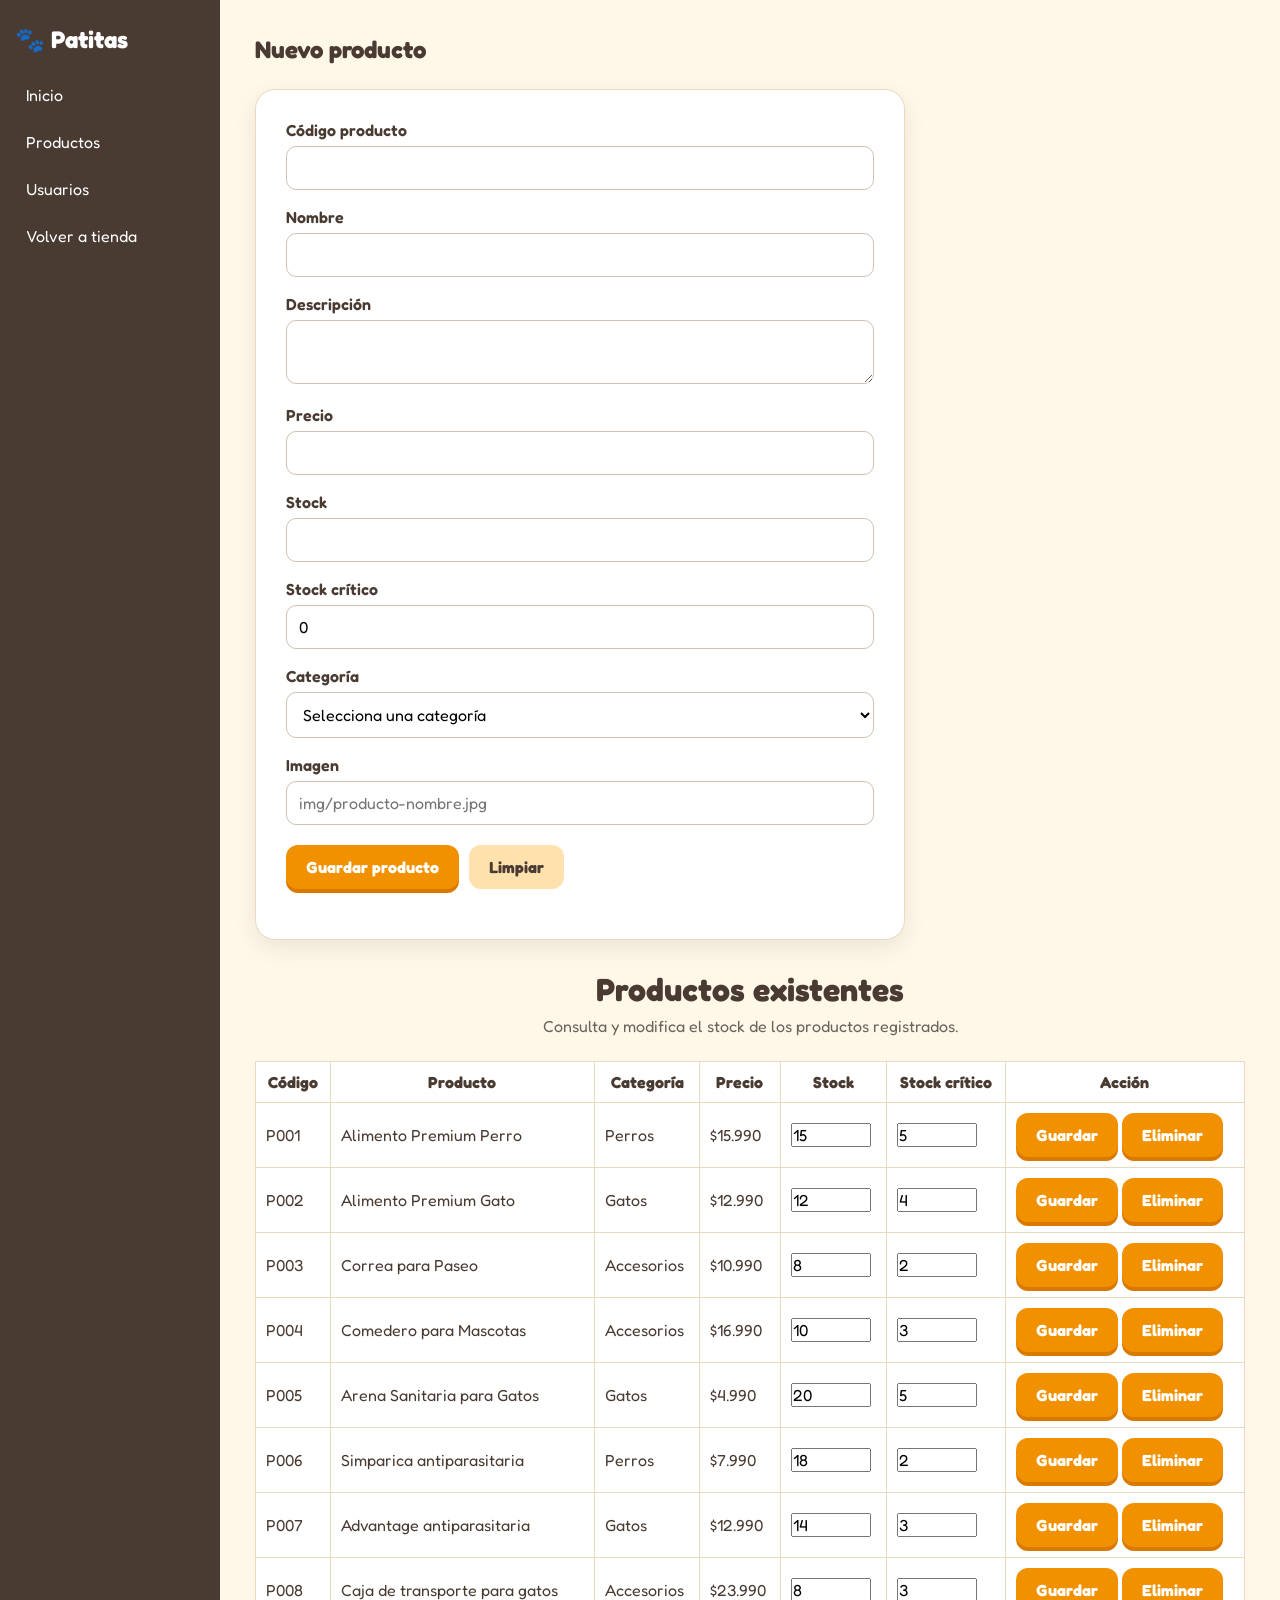
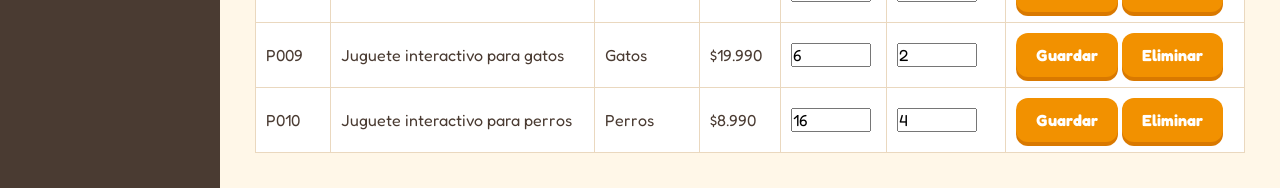
<file: admin/producto.html>
<!DOCTYPE html>
<html lang="es">

<head>
    <meta charset="UTF-8">
    <meta name="viewport" content="width=device-width, initial-scale=1.0">

    <title>Patitas Shop | Admin productos</title>

    <link rel="stylesheet" href="../css/estilos.css">

    <link
        href="https://fonts.googleapis.com/css2?family=Fredoka:wght@500;600;700&display=swap"
        rel="stylesheet">
</head>

<body>

    <div class="admin-layout">
        <aside class="admin-menu">

            <h2>🐾 Patitas</h2>
            <a href="index.html">Inicio</a>
            <a href="producto.html">Productos</a>
            <a href="usuario.html">Usuarios</a>
            <a href="../index.html">Volver a tienda</a>

        </aside>
        <section class="admin-content">

            <h1 id="admin-titulo-form">
                Nuevo producto
            </h1>

            <form
                id="form-producto-admin"
                class="form-card"
                style="margin:25px 0 30px"
            >
                <!-- Código -->
                <div class="form-group">

                    <label for="admin-codigo">
                        Código producto
                    </label>

                    <input
                        id="admin-codigo"
                        required
                        minlength="3"
                    >

                </div>

                <!-- Nombre -->
                <div class="form-group">

                    <label for="admin-nombre">
                        Nombre
                    </label>
                    <input
                        id="admin-nombre"
                        maxlength="100"
                        required
                    >
                </div>
                <!-- Descripción -->
                <div class="form-group">

                    <label for="admin-descripcion">
                        Descripción
                    </label>

                    <textarea
                        id="admin-descripcion"
                        maxlength="500"
                    ></textarea>

                </div>


                <!-- Precio -->
                <div class="form-group">

                    <label for="admin-precio">
                        Precio
                    </label>

                    <input
                        id="admin-precio"
                        type="number"
                        min="0"
                        step="0.01"
                        required
                    >

                </div>


                <!-- Stock -->
                <div class="form-group">

                    <label for="admin-stock">
                        Stock
                    </label>

                    <input
                        id="admin-stock"
                        type="number"
                        min="0"
                        step="1"
                        required
                    >

                </div>


                <!-- Stock crítico -->
                <div class="form-group">

                    <label for="admin-stock-critico">
                        Stock crítico
                    </label>

                    <input
                        id="admin-stock-critico"
                        type="number"
                        min="0"
                        step="1"
                        value="0"
                    >

                </div>


                <!-- Categoría -->
                <div class="form-group">

                    <label for="admin-categoria">
                        Categoría
                    </label>

                    <select id="admin-categoria" required>

                        <option value="">
                            Selecciona una categoría
                        </option>

                        <option value="Perros">
                            Perros
                        </option>

                        <option value="Gatos">
                            Gatos
                        </option>

                        <option value="Accesorios">
                            Accesorios
                        </option>

                    </select>

                </div>


                <!-- Imagen -->
                <div class="form-group">

                    <label for="admin-imagen">
                        Imagen
                    </label>

                    <input
                        id="admin-imagen"
                        type="text"
                        placeholder="img/producto-nombre.jpg"
                    >

                </div>


                <!-- Botones -->
                <div class="admin-actions">

                    <button
                        type="submit"
                        class="btn btn-orange"
                    >
                        Guardar producto
                    </button>

                    <button
                        type="button"
                        class="btn btn-light"
                        onclick="limpiarFormularioAdmin()"
                    >
                        Limpiar
                    </button>

                </div>

                <div
                    id="resultado-admin-producto"
                    class="message"
                ></div>

            </form>

            <section class="admin-section">

                <div class="section-title">

                    <h2>
                        Productos existentes
                    </h2>

                    <p>
                        Consulta y modifica el stock de los productos registrados.
                    </p>

                </div>


                <div class="table-container">

                    <table class="admin-table">

                        <thead>

                            <tr>

                                <th>
                                    Código
                                </th>

                                <th>
                                    Producto
                                </th>

                                <th>
                                    Categoría
                                </th>

                                <th>
                                    Precio
                                </th>

                                <th>
                                    Stock
                                </th>

                                <th>
                                    Stock crítico
                                </th>

                                <th>
                                    Acción
                                </th>

                            </tr>

                        </thead>

                        <tbody id="tabla-productos-admin">

                        </tbody>

                    </table>

                </div>

            </section>

        </section>

    </div>

    <script src="../js/app.js"></script>

</body>

</html>
</file>
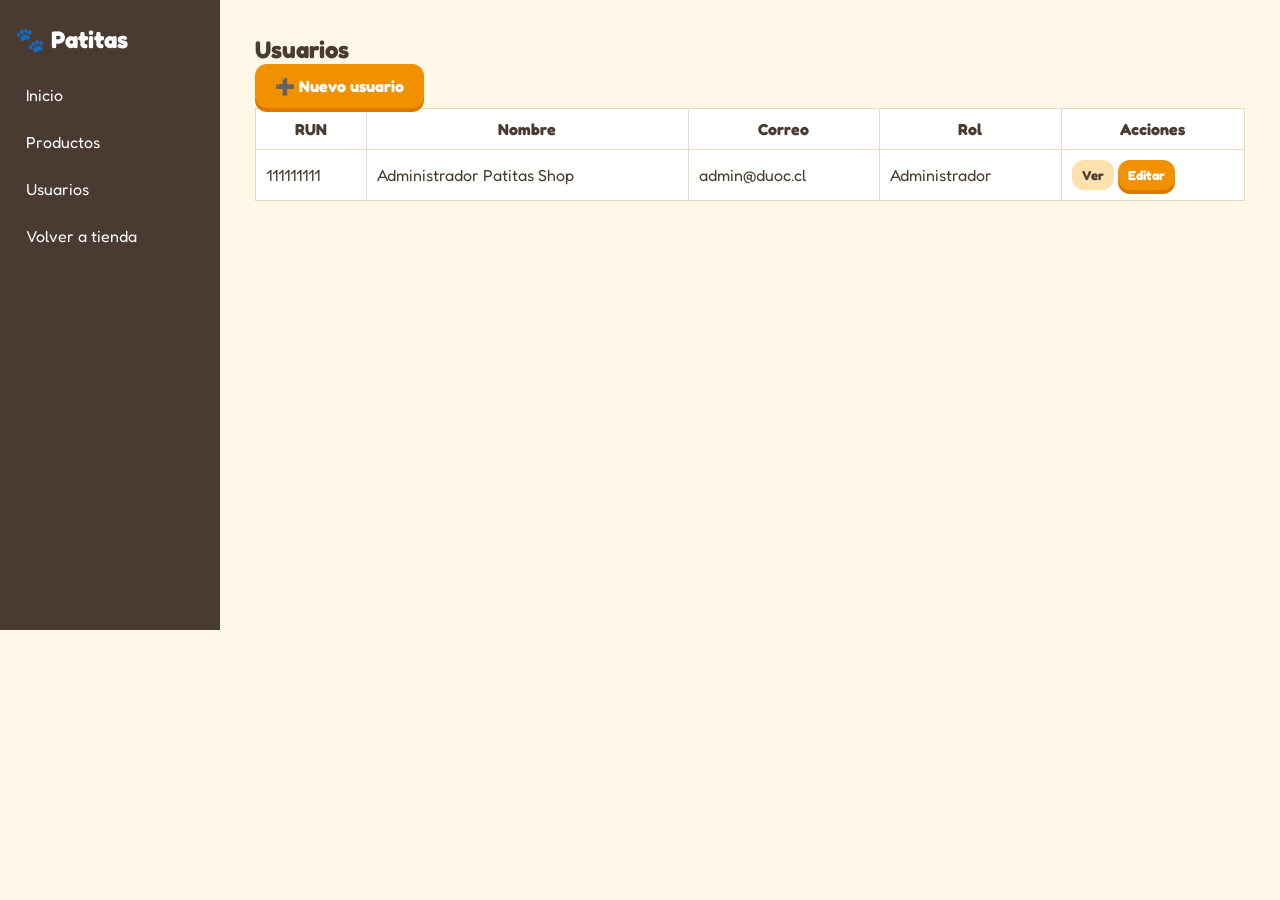
<file: admin/usuario.html>
<!DOCTYPE html>
<html lang="es">
    <head>
        <meta charset="UTF-8">
        <meta name="viewport" content="width=device-width, initial-scale=1.0">
        <title>Patitas Shop | Usuarios</title>
        <link rel="stylesheet" href="../css/estilos.css">
        <link href="https://fonts.googleapis.com/css2?family=Fredoka:wght@500;600;700&display=swap" rel="stylesheet">
    </head>
    <body>
        <div class="admin-layout">
            <aside class="admin-menu">
                <h2>🐾 Patitas</h2>
                <a href="index.html">Inicio</a>
                <a href="producto.html">Productos</a>
                <a href="usuario.html">Usuarios</a>
                <a href="../index.html">Volver a tienda</a>
            </aside>
            <section class="admin-content">
                <h1>Usuarios</h1>
                                <button class="btn btn-orange" type="button" onclick="nuevoUsuario()">➕ Nuevo usuario</button>

                <section id="panel-formulario" class="form-card" hidden>
                    <h2 id="titulo-formulario">Nuevo usuario</h2>

                    <form id="form-gestion-usuario" onsubmit="guardarUsuario(event)" novalidate autocomplete="off">

                        <div class="form-group">
                            <label for="usuario-run">RUN</label>
                            <input id="usuario-run" maxlength="9" placeholder="19011022K">
                            <div id="error-usuario-run" class="form-message"></div>
                        </div>

                        <div class="form-group">
                            <label for="usuario-nombre">Nombre</label>
                            <input id="usuario-nombre" maxlength="50">
                            <div id="error-usuario-nombre" class="form-message"></div>
                        </div>

                        <div class="form-group">
                            <label for="usuario-apellidos">Apellidos</label>
                            <input id="usuario-apellidos" maxlength="100">
                            <div id="error-usuario-apellidos" class="form-message"></div>
                        </div>

                        <div class="form-group">
                            <label for="usuario-correo">Correo</label>
                            <input id="usuario-correo" type="email" maxlength="100">
                            <div id="error-usuario-correo" class="form-message"></div>
                        </div>

                        <div class="form-group">
                            <label for="usuario-clave">Contraseña</label>
                            <input id="usuario-clave" type="password" maxlength="10">
                            <div id="error-usuario-clave" class="form-message"></div>
                        </div>

                        <div class="form-group">
                            <label for="usuario-rol">Rol</label>
                            <select id="usuario-rol">
                                <option value="">Selecciona un rol</option>
                                <option value="Cliente">Cliente</option>
                                <option value="Vendedor">Vendedor</option>
                                <option value="Administrador">Administrador</option>
                            </select>
                            <div id="error-usuario-rol" class="form-message"></div>
                        </div>

                        <div class="form-group">
                            <label for="usuario-fecha">Fecha de nacimiento (opcional)</label>
                            <input id="usuario-fecha" type="date">
                            <div id="error-usuario-fecha" class="form-message"></div>
                        </div>

                        <div class="form-group">
                            <label for="usuario-region">Región</label>
                            <select id="usuario-region"></select>
                            <div id="error-usuario-region" class="form-message"></div>
                        </div>

                        <div class="form-group">
                            <label for="usuario-comuna">Comuna</label>
                            <select id="usuario-comuna">
                                <option value="">Selecciona una comuna</option>
                            </select>
                            <div id="error-usuario-comuna" class="form-message"></div>
                        </div>

                        <div class="form-group">
                            <label for="usuario-direccion">Dirección</label>
                            <textarea id="usuario-direccion" maxlength="300"></textarea>
                            <div id="error-usuario-direccion" class="form-message"></div>
                        </div>

                        <button class="btn btn-orange" type="submit">Guardar</button>
                        <button class="btn btn-light" type="button" onclick="cerrarFormulario()">Cancelar</button>
                                                <div id="usuario-resultado" class="form-message"></div>
                    </form>

                </section>
                 <section id="panel-detalle" class="form-card" hidden>
                    <h2>Información del usuario</h2>
                    <dl id="detalle-usuario"></dl>
                    <button class="btn btn-light" type="button" onclick="cerrarDetalle()">Cerrar</button>
                </section>
                <table class="admin-table">
                    <thead>
                        <tr>
                            <th>RUN</th>
                            <th>Nombre</th>
                            <th>Correo</th>
                            <th>Rol</th>
                            <th>Acciones</th>
                        </tr>
                    </thead>
                    <tbody id="usuarios-tbody">
                        
                    </tbody>
                </table>
            </section>
        </div>
        <script src="../js/app.js"></script>
        <script src="../js/usuarios-admin.js"></script>
    </body>
</html>
</file>
<file: css/estilos.css>
/* Estilos principales de Patitas Shop */
* { box-sizing: border-box; margin: 0; padding: 0; }

:root {
    --naranja: #f29100;
    --naranja-oscuro: #d97900;
    --crema: #fff7e8;
    --cafe: #4a3b32;
    --blanco: #ffffff;
    --gris: #6b625c;
    --borde: #ead8bf;
    --verde: #5f8d52;
}

body {
    font-family: 'Fredoka', Arial, sans-serif;
    background: var(--crema);
    color: var(--cafe);
    min-height: 100vh;
}

a { color: inherit; }
img { max-width: 100%; }
button, input, textarea, select { font: inherit; }

.banner {
    width: 100%;
    height: 350px;
    overflow: hidden;
}

.banner img {
    width: 100%;
    height: 100%;
    object-fit: cover;
    display: block;
}

.navbar {
    background: var(--naranja);
    min-height: 78px;
    padding: 12px 5%;
    display: flex;
    align-items: center;
    gap: 22px;
    position: sticky;
    top: 0;
    z-index: 20;
    box-shadow: 0 3px 12px rgba(0,0,0,.12);
}

.logo-img { width: 250px; height: 135px; object-fit: contain; }
.nav-links { display: flex; gap: 14px; align-items: center; margin-left: auto; flex-wrap: wrap; justify-content: flex-end; }
.nav-links a { color:  #4a3b32; text-decoration: none; font-weight: 600; padding: 8px 9px; border-radius: 10px; }
.nav-links a:hover { background: rgba(255,255,255,.18); }
.cart-link { background: hwb(24 83% 15% / 0.938); color: var(--naranja) !important; }

.search-bar { background:#fff; border:2px solid var(--naranja-oscuro); border-radius:25px; display:flex; align-items:center; padding:5px 15px; width:400px; }
.search-bar input { border:0; outline:0; width:100%; padding:3px; background:transparent; }
.search-icon, .clear-btn { border:0; background:transparent; cursor:pointer; }

main { width: min(1180px, 92%); margin: 0 auto; }
.hero { display:grid; grid-template-columns: 1fr 1.2fr; gap: 35px; align-items:center; padding: 55px 0; }
.hero-text h1 { font-size: clamp(2.3rem, 5vw, 4.4rem); line-height: 1; margin-bottom: 20px; }
.hero-text p { font-size:1.15rem; color:var(--gris); line-height:1.6; margin-bottom:24px; }
.hero-image { border-radius: 28px; overflow:hidden; box-shadow:0 12px 30px rgba(0,0,0,.16); }
.hero-image img { display:block; width:100%; height:390px; object-fit:cover; }

.btn { display:inline-block; border:0; border-radius:12px; padding:12px 20px; text-decoration:none; cursor:pointer; font-weight:700; transition:.2s; }
.btn:hover { transform:translateY(-2px); }
.btn-orange { background:var(--naranja); color:#fff; box-shadow:0 4px 0 var(--naranja-oscuro); }
.btn-light { background:#ffe1ad; color:var(--cafe); }
.btn-green { background:var(--verde); color:#fff; }

.section { padding: 35px 0; }
.section-title { text-align:center; margin-bottom:25px; }
.section-title h2 { font-size:2rem; }
.section-title p { color:var(--gris); margin-top:7px; }

.products-grid { display:grid; grid-template-columns:repeat(4,1fr); gap:20px; }
.product-card { background:#fff; border:1px solid var(--borde); border-radius:18px; overflow:hidden; box-shadow:0 5px 18px rgba(74,59,50,.08); display:flex; flex-direction:column; }
.product-card img { width:100%; height:190px; object-fit:cover; }
.product-info { padding:15px; display:flex; flex-direction:column; gap:8px; flex:1; }
.product-info h3 { font-size:1.1rem; }
.product-info p { color:var(--gris); font-size:.92rem; line-height:1.4; }
.price { font-size:1.2rem; font-weight:700; color:var(--naranja-oscuro); }
.product-actions { display:flex; gap:8px; margin-top:auto; }
.product-actions .btn { flex:1; text-align:center; padding:10px 8px; }

.info-grid { display:grid; grid-template-columns:repeat(3,1fr); gap:20px; }
.info-card { background:#fff; border:1px solid var(--borde); border-radius:18px; padding:25px; text-align:center; }
.info-card h3 { margin:10px 0; }
.info-card p { color:var(--gris); line-height:1.5; }
.icon-big { font-size:2.4rem; }

.blog-grid { display:grid; grid-template-columns:repeat(2,1fr); gap:22px; }
.blog-card { background:#fff; border-radius:18px; overflow:hidden; border:1px solid var(--borde); }
.blog-card img { width:100%; height:230px; object-fit:cover; }
.blog-content { padding:20px; }
.blog-content h3 { margin-bottom:8px; }
.blog-content p { color:var(--gris); line-height:1.5; margin-bottom:14px; }

.page-header { padding:45px 0 25px; text-align:center; }
.page-header h1 { font-size:2.8rem; }
.page-header p { color:var(--gris); margin-top:8px; }

.detail { display:grid; grid-template-columns:1fr 1fr; gap:35px; align-items:start; padding:25px 0 55px; }
.detail-image { background:#fff; border-radius:20px; padding:15px; border:1px solid var(--borde); }
.detail-image img { width:100%; height:430px; object-fit:cover; border-radius:15px; }
.detail-info h1 { font-size:2.4rem; margin-bottom:10px; }
.detail-info .price { font-size:1.7rem; margin:15px 0; }
.detail-info p { color:var(--gris); line-height:1.6; margin-bottom:20px; }
.quantity { width:100px; padding:10px; border:1px solid var(--borde); border-radius:10px; margin-bottom:15px; }

.form-card { width:min(650px,100%); margin:20px auto 60px; background:#fff; border:1px solid var(--borde); border-radius:20px; padding:30px; box-shadow:0 8px 25px rgba(0,0,0,.08); }
.form-group { margin-bottom:17px; }
.form-group label { display:block; font-weight:600; margin-bottom:6px; }
.form-group input, .form-group textarea, .form-group select { width:100%; padding:11px 12px; border:1px solid #cfc2b4; border-radius:10px; outline:0; background:#fff; }
.form-group input:focus, .form-group textarea:focus, .form-group select:focus { border-color:var(--naranja); }
.form-message { min-height:22px; margin-top:5px; font-size:.9rem; }
.form-message.error { color:#b3261e; }
.form-message.ok { color:#39733b; }

.detail-blog { width:min(850px,100%); margin:0 auto 60px; background:#fff; border:1px solid var(--borde); border-radius:20px; overflow:hidden; }
.detail-blog img { width:100%; height:390px; object-fit:cover; }
.detail-blog-content { padding:30px; }
.detail-blog-content p { color:var(--gris); line-height:1.8; margin-bottom:16px; }

.cart-table { width:100%; border-collapse:collapse; background:#fff; border-radius:15px; overflow:hidden; margin-bottom:20px; }
.cart-table th, .cart-table td { padding:13px; border-bottom:1px solid var(--borde); text-align:left; }
.cart-summary { background:#fff; border:1px solid var(--borde); border-radius:15px; padding:20px; display:flex; justify-content:space-between; align-items:center; margin-bottom:60px; }

.admin-layout { display:grid; grid-template-columns:220px 1fr; min-height:70vh; width:100%; }
.admin-menu { background:#4a3b32; color:#fff; padding:25px 15px; }
.admin-menu h2 { margin-bottom:20px; }
.admin-menu a { display:block; padding:11px; border-radius:8px; text-decoration:none; margin-bottom:5px; }
.admin-menu a:hover { background:rgba(255,255,255,.12); }
.admin-content { padding:35px; }
.admin-table { width:100%; border-collapse:collapse; background:#fff; }
.admin-table th, .admin-table td { padding:10px; border:1px solid var(--borde); }

.footer { background:var(--naranja); color:#fff; padding:28px 5%; margin-top:40px; display:grid; grid-template-columns:1fr 1fr 1fr; gap:20px; align-items:center; }
.footer h3 { margin-bottom:8px; }
.footer a { text-decoration:none; }
.social-icons { display:flex; gap:10px; margin-top:8px; }
.social-icons img { width:38px; height:38px; object-fit:cover; background:#fff; border-radius:50%; padding:4px; }
.footer-center { text-align:center; }
.footer-right { text-align:right; }

.notice { padding:14px 16px; border-radius:12px; background:#fff2d6; border:1px solid #f1cf91; margin-bottom:20px; }
.empty { text-align:center; padding:35px; background:#fff; border-radius:15px; border:1px solid var(--borde); }

@media (max-width: 950px) {
    .navbar { flex-wrap:wrap; justify-content:center; }
    .nav-links { margin-left:0; justify-content:center; }
    .hero, .detail { grid-template-columns:1fr; }
    .products-grid { grid-template-columns:repeat(2,1fr); }
    .info-grid { grid-template-columns:1fr; }
    .admin-layout { grid-template-columns:1fr; }
    .admin-menu { display:flex; gap:8px; flex-wrap:wrap; align-items:center; }
    .admin-menu h2 { width:100%; }
}

@media (max-width: 600px) {
    .search-bar { width:100%; order:3; }
    .nav-links { font-size:.88rem; gap:4px; }
    .logo-img { width:145px; }
    .hero { padding-top:30px; }
    .hero-image img { height:280px; }
    .products-grid, .blog-grid { grid-template-columns:1fr; }
    .footer { grid-template-columns:1fr; text-align:center; }
    .footer-right { text-align:center; }
    .social-icons { justify-content:center; }
    .cart-table { font-size:.85rem; }
    .cart-table th:nth-child(2), .cart-table td:nth-child(2) { display:none; }
}

.category-tag { display:inline-block; width:max-content; padding:4px 9px; border-radius:999px; background:#fff0d1; color:var(--naranja-oscuro); font-size:.78rem; font-weight:700; }
.stock-alert { display:inline-block; color:#9c2f27; background:#ffe2df; border-radius:8px; padding:4px 8px; font-size:.8rem; font-weight:700; }
.full-width { grid-column:1/-1; }
.filter-bar { display:grid; grid-template-columns:1fr 220px auto; gap:12px; background:#fff; padding:15px; border:1px solid var(--borde); border-radius:15px; margin-bottom:25px; }
.filter-bar input, .filter-bar select { width:100%; padding:11px 12px; border:1px solid #cfc2b4; border-radius:10px; background:#fff; }
.video-box { width:min(900px,100%); margin:20px auto 55px; background:#fff; border:1px solid var(--borde); border-radius:20px; padding:15px; box-shadow:0 8px 25px rgba(0,0,0,.08); }
.video-box iframe { display:block; width:100%; aspect-ratio:16/9; border:0; border-radius:14px; }
.cart-product { display:flex; align-items:center; gap:10px; min-width:220px; }
.cart-product img { width:55px; height:55px; border-radius:10px; object-fit:cover; }
.qty-control { display:flex; align-items:center; gap:9px; }
.qty-control button { width:30px; height:30px; border:0; border-radius:8px; background:#ffe1ad; cursor:pointer; font-weight:700; }
.table-responsive { overflow-x:auto; }
.btn-small { padding:7px 10px; font-size:.82rem; }
.btn-danger { background:#ffe0dc; color:#8d2c25; border:0; border-radius:8px; padding:7px 10px; cursor:pointer; font-weight:700; }
.muted { color:#8b8179; font-size:.85rem; }
.admin-content .form-card { max-width:760px; }
.admin-actions { display:flex; gap:10px; flex-wrap:wrap; margin:20px 0; }
.datos-prueba { margin-top: 25px;}
.datos-prueba p { margin: 4px 0;}

@media (max-width: 700px) {
    .filter-bar { grid-template-columns:1fr; }
    .cart-product { min-width:160px; }
}
</file>
